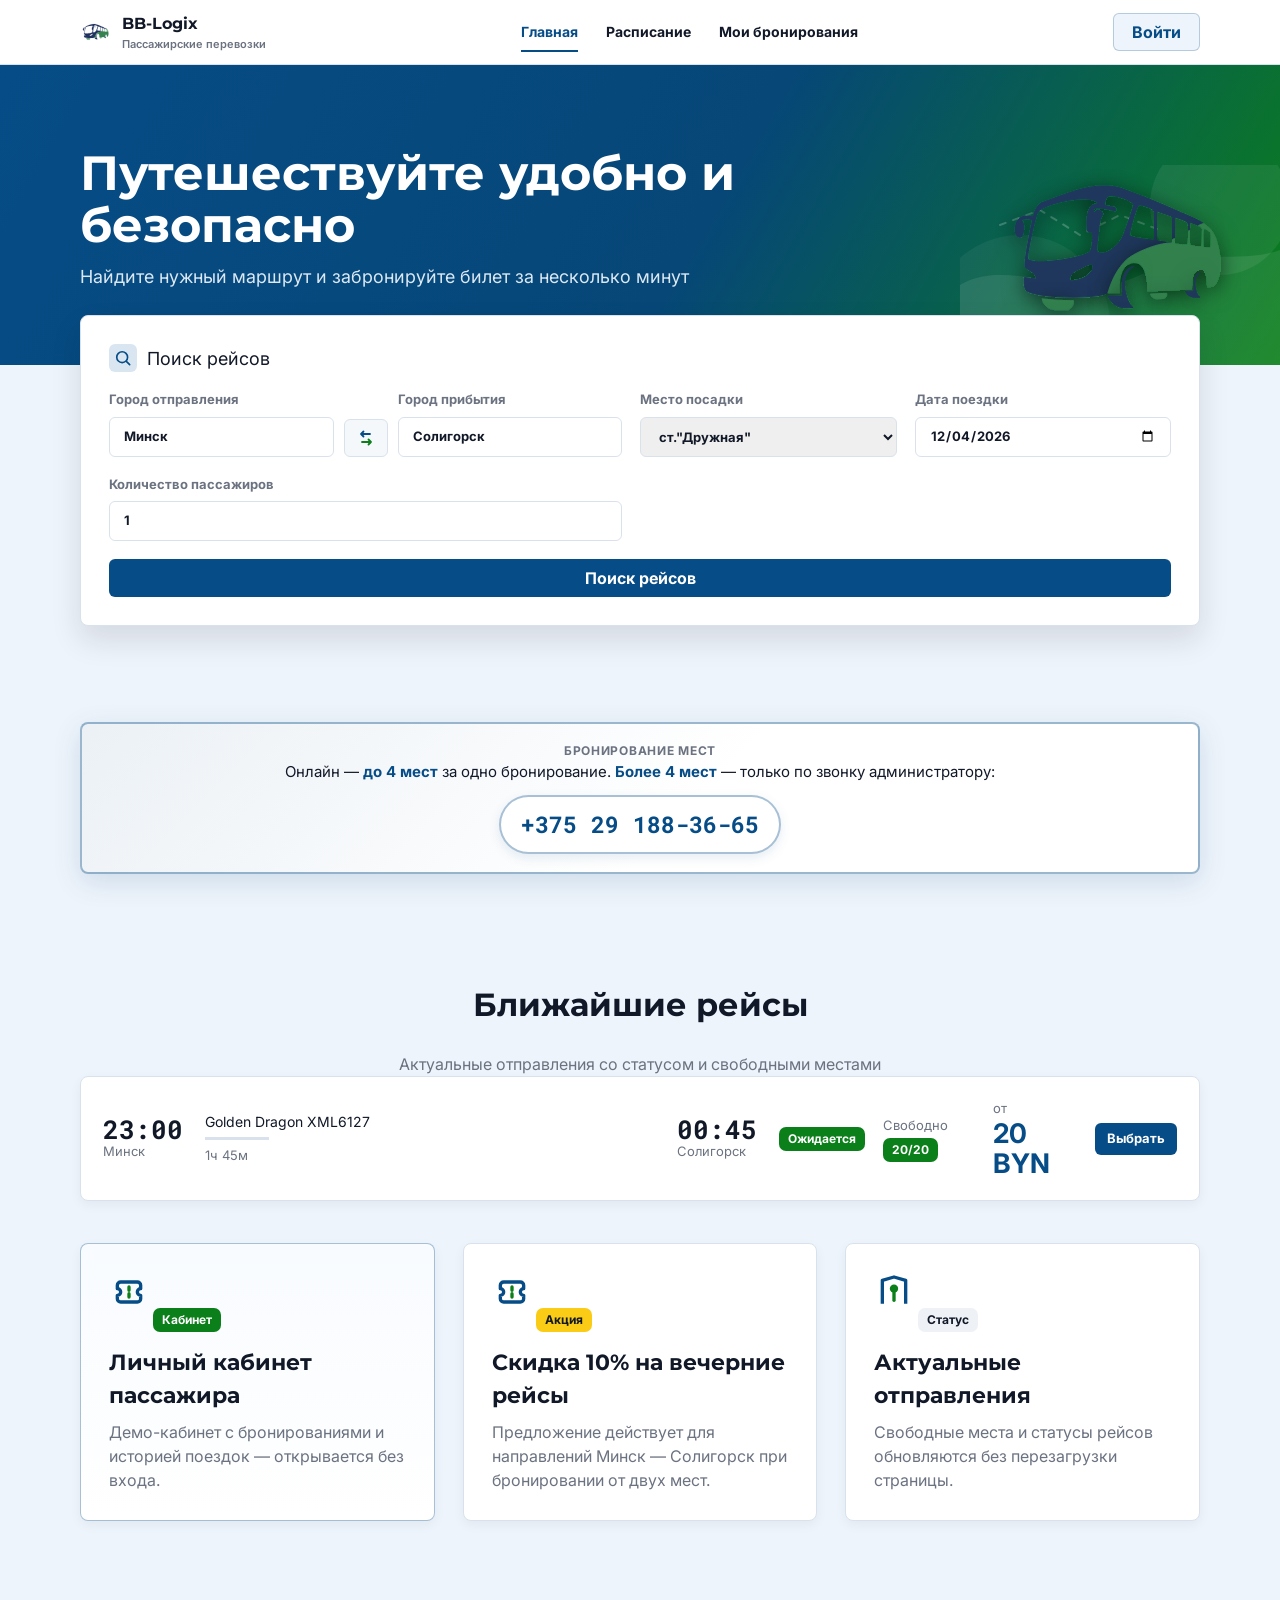
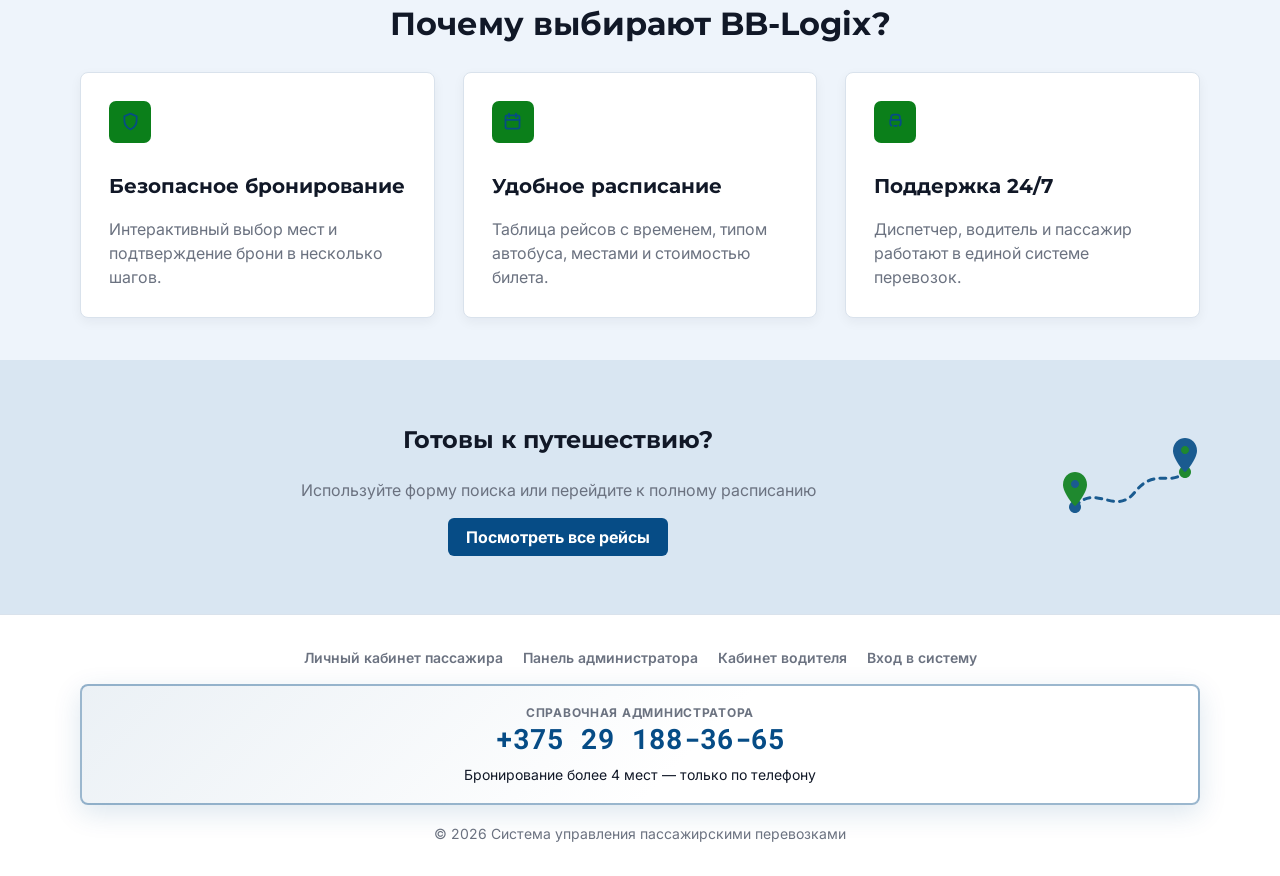
<file: index.html>
<!DOCTYPE html>
<html lang="ru">
<head>
  <meta charset="UTF-8">
  <meta name="viewport" content="width=device-width, initial-scale=1.0">
  <meta name="description" content="СУПП — система управления пассажирскими перевозками. Поиск маршрутов, расписание и бронирование билетов.">
  <title>BB-Logix — главная</title>
  <link rel="preconnect" href="https://fonts.googleapis.com">
  <link rel="preconnect" href="https://fonts.gstatic.com" crossorigin>
  <link href="https://fonts.googleapis.com/css2?family=Inter:wght@400;600;700&family=Montserrat:wght@600;700&family=Roboto+Mono:wght@500;600&display=swap" rel="stylesheet">
  <link rel="stylesheet" href="css/styles.css">
  <link rel="alternate icon" href="assets/logo5.ico">
  <link rel="icon" href="assets/logo5.svg">
</head>
<body data-nav-role="public">
  <header class="site-header">
    <div class="container site-header__inner">
      <input type="checkbox" id="site-nav-toggle" class="site-nav-toggle" aria-hidden="true">
      <a class="brand" href="index.html" aria-label="BB-Logix — на главную">
        <svg width="32" height="32" viewBox="0 0 256 253" fill="none" xmlns="http://www.w3.org/2000/svg">
          <g clip-path="url(#clip0_32_3)">
          <circle cx="128" cy="129" r="124" fill="white"/>
          <path d="M115 63.0001C118.531 63.2015 120.526 63.3411 124 64.0001C130.067 65.1506 133.173 66.9578 139 69.0001C159.327 76.1239 190 90.0001 190 90.0001C190 90.0001 213 99.5 211.5 101C210 102.5 208.5 103.5 207.5 103C206.5 102.5 198.5 99 198 99.5C197.5 100 197.5 107.5 197.5 107.5C197.5 107.5 196.5 111 196.5 107.5C196.5 104 197 101 195 99C193 97 182.5 94 182.5 94V116.5L180.5 117V94.5001L179 93.0001L164.5 88.0001V116.5L166 118L173 119L179.5 120L174.5 120.5L140 132C122.725 140.454 127.293 162.673 115.5 170C104.789 176.655 37.8017 175.104 33.5002 166.5C31.8877 163.275 31.8944 154.38 32.5002 154.5C36.4459 155.28 40.4567 155.615 44.5002 156C43.2165 148.924 38.2854 148.514 33.5002 144.5C30.8833 142.305 40.5002 97.5001 40.5002 97.5001C38.9002 95.7667 36.0669 95.2667 32.0002 96.0001C27.9335 96.7334 30.2918 97.9886 30.5002 98.5001C31.6908 101.423 32.0952 103.856 31.5002 107.5C31.309 108.671 30.6286 113.648 29.0002 114C21.1238 115.703 22.9332 101.147 25.5002 97.5001C29.3148 92.081 35.5795 92.6844 41.5002 94.0001C42.3002 87.8667 44.8002 83.2001 49.0002 80.0001C69.769 72.7761 92.7257 61.7294 115 63.0001ZM116.5 73.0001C114.5 74 112.5 78.0001 112.5 82.0001C115.681 83.5902 121.5 84.0001 123 84.5001C124.277 84.9257 123.5 88.0001 123.5 88.0001C123.5 88.0001 99.5595 81.207 101.5 88.0001C102.5 91.5001 103.895 86.8766 105.5 87.0001C107.771 87.1747 109.641 87.8912 110.5 90.0001C111.432 92.2874 109.152 93.6176 108.5 96.0001C107.145 100.955 106.5 109 106.5 109L105.5 118C105.5 118 104 128 105.5 129C107 130 109.127 130.098 111.5 130C116.921 129.777 123.5 123 123.5 123C126.834 120.333 129.5 116.667 131.5 112C131.5 112 142.5 83.0001 141.5 81.0001C140.5 79.0001 130.519 73.7142 122.5 73.0001C120.166 72.7922 118.5 72.0001 116.5 73.0001ZM45.5002 89.5001C43.2502 94.0001 35.5002 128.5 35.5002 135C35.5002 143.912 94.696 134.974 98.5002 128C101.5 122.5 100.5 109 100.5 109C97.8335 109.667 96.1669 109.333 95.5002 108C94.1669 97.3334 95.1669 89.3334 98.5002 84.0001C99.6251 80.9065 106.335 81.2529 105.5 80.0001C98.6784 69.7661 49.8966 80.7073 45.5002 89.5001ZM147.5 82.0001C144 82.5001 137.5 109.5 137.5 112C137.5 115 161.5 117 161.5 117L162.5 116V89.0001L160.5 86.0001C160.5 86.0001 151 81.5001 147.5 82.0001ZM95.5002 142L83.5002 148C80.1669 150 78.1669 152.667 77.5002 156C76.8335 159.333 87.2159 156.939 91.5002 155C95.7845 153.061 100.5 147 100.5 147C101.834 141.667 100.167 140 95.5002 142Z" fill="#223260" stroke="#223260"/>
          <path d="M221.5 110.5C228.088 124.354 232.171 150.569 222 163L215.5 164C215.56 160.201 215.389 145.592 209 146C199.489 146.607 199.5 158.779 199.5 166L155.5 168C156.636 158.365 153.739 135.81 139 140C127.647 143.228 126.49 160.37 127.5 170H116C120.89 153.013 129 140 139 133.5C149 127 168.482 119.548 180.5 120L180.5 116.6L182.5 115.5C182.5 115.5 182.5 118.743 182.5 120.5C182.5 121.5 193.946 122 195 122C197 122 196.5 107.85 196.5 107.85L197.5 107.5C197.5 107.5 196.855 120.855 198 122C199.145 123.146 208.5 124.5 209.5 123.5C210.5 122.5 210.5 108.5 210.5 106.5C210.5 104.5 206.5 102.5 206.5 102.5L211.5 100.5C211.5 100.5 219.167 105.594 221.5 110.5ZM212 105.5C210.5 106 210.6 123.5 211 124C211.4 124.5 217.5 125.5 218.5 125C219.5 124.5 219.666 111 218.5 109.5C217.334 108 213.5 105 212 105.5Z" fill="#378350" stroke="#378350"/>
          <path d="M141.5 143.501C142.5 143.289 128.5 149 133.5 169.519C134.871 175.144 136.67 181.02 141 184.5C135.5 184.5 134 185 128.5 184.296C123.197 182.968 119.055 179.097 116 173.019H130C132.387 171.836 125 147 141.5 143.501Z" fill="#223260" stroke="#223260"/>
          <path d="M207.5 149.5C208.061 149.29 200.662 154.494 203.597 165.956C204.402 169.098 205.458 172.38 208 174.324C204.771 174.324 203.891 174.603 200.662 174.21C197.549 173.468 195.117 171.815 193.324 168.42L201.542 167.911C202.944 167.25 199.5 152.5 207.5 149.5Z" fill="#223260" stroke="#223260"/>
          <path d="M50.3096 175.778C50.3096 175.778 56.5865 176.87 65.7813 177.278C78.6642 177.848 81.3185 177.582 81.3185 177.582C82.473 182.577 77.4891 186.615 75.9893 186.63L62.4877 186.542C55.779 185.605 51.1045 182.047 50.3096 175.778Z" fill="#378350" stroke="#378350"/>
          <path d="M158.575 171.1L174.64 170.336C175.507 172.845 173.161 175.196 172.39 175.286L165.433 175.978C163.548 175.915 161.924 175.43 160.709 174.5C159.665 173.701 158.923 172.572 158.575 171.1Z" fill="#378350" stroke="#378350"/>
          </g>
          <defs>
          <clipPath id="clip0_32_3">
          <rect width="256" height="253" fill="white"/>
          </clipPath>
          </defs>
        </svg>
        <span>BB-Logix<small>Пассажирские перевозки</small></span>
      </a>
      <label for="site-nav-toggle" class="menu-button" aria-label="Меню">
        <span></span><span></span><span></span>
      </label>
      <nav class="site-nav" aria-label="Основная навигация">
        <a href="index.html" aria-current="page">Главная</a>
        <a href="schedule.html">Расписание</a>
        <a href="bookings.html">Мои бронирования</a>
      </nav>
      <a class="user-link user-link--guest" href="bookings.html" aria-label="Личный кабинет пассажира">Войти</a>
    </div>
  </header>

  <main>
    <section class="hero">
      <img class="hero__decor" src="assets/hero-shape2.svg" alt="" width="320" height="200">
      <div class="container hero__inner">
        <div>
          <h1>Путешествуйте удобно и безопасно</h1>
          <p>Найдите нужный маршрут и забронируйте билет за несколько минут</p>
        </div>
      </div>
    </section>

    <section class="container search-panel" aria-label="Поиск рейсов">
      <form data-search-form>
        <p class="search-panel__title">
          <img class="search-panel__title-icon" src="assets/icon-search.svg" alt="" width="28" height="28">
          Поиск рейсов
        </p>
        <div class="search-panel__grid search-panel__grid--route">
          <div class="route-switcher">
            <label class="field">
              Город отправления
              <input type="text" name="from" value="Минск" list="city-list" required>
            </label>
            <button class="button button--ghost swap-button" type="button" data-swap-route aria-label="Поменять направление">
              <img src="assets/icon-swap.svg" alt="" width="20" height="20">
            </button>
            <label class="field">
              Город прибытия
              <input type="text" name="to" value="Солигорск" list="city-list" required>
            </label>
          </div>
          <label class="field">
            Место посадки
            <select name="boardingStop" data-boarding-stop required></select>
          </label>
          <label class="field">
            Дата поездки
            <input type="date" name="date" required>
          </label>
          <label class="field">
            Количество пассажиров
            <input type="number" name="passengers" value="1" min="1" max="4" required>
          </label>
        </div>
        <datalist id="city-list">
          <option value="Минск"></option>
          <option value="Солигорск"></option>
        </datalist>
        <button class="button" type="submit">Поиск рейсов</button>
      </form>
    </section>

    <section class="section">
      <div class="container">
        <aside class="booking-limit-notice booking-limit-notice--banner" role="note">
          <p class="booking-limit-notice__lead">Бронирование мест</p>
          <p class="booking-limit-notice__text">
            Онлайн — <strong>до 4 мест</strong> за одно бронирование.
            <strong>Более 4 мест</strong> — только по звонку администратору:
          </p>
          <a class="booking-limit-notice__phone" href="tel:+375291883665" aria-label="Позвонить администратору: +375 29 188-36-65">+375 29 188-36-65</a>
        </aside>
      </div>
    </section>

    <section class="section">
      <div class="container">
        <h2 class="section__title">Ближайшие рейсы</h2>
        <p class="muted section__lead">Актуальные отправления со статусом и свободными местами</p>
        <div class="route-list" data-home-routes></div>
      </div>
    </section>

    <section class="section section--news">
      <div class="container info-grid">
        <article class="info-card info-card--auth">
          <img class="info-card__icon" src="assets/icon-ticket.svg" alt="" width="40" height="40">
          <span class="status">Кабинет</span>
          <h2>Личный кабинет пассажира</h2>
          <p>Демо-кабинет с бронированиями и историей поездок — открывается без входа.</p>
        </article>
        <article class="info-card">
          <img class="info-card__icon" src="assets/icon-ticket.svg" alt="" width="40" height="40">
          <span class="status status--warning">Акция</span>
          <h2>Скидка 10% на вечерние рейсы</h2>
          <p>Предложение действует для направлений Минск — Солигорск при бронировании от двух мест.</p>
        </article>
        <article class="info-card">
          <img class="info-card__icon" src="assets/icon-route.svg" alt="" width="40" height="40">
          <span class="status status--muted">Статус</span>
          <h2>Актуальные отправления</h2>
          <p>Свободные места и статусы рейсов обновляются без перезагрузки страницы.</p>
        </article>
      </div>
    </section>

    <section class="section">
      <div class="container">
        <h2 class="section__title">Почему выбирают BB-Logix?</h2>
        <div class="features">
          <article class="feature-card">
            <span class="icon-box">
              <img src="assets/icon-shield.svg" alt="" width="21" height="21">
            </span>
            <h3>Безопасное бронирование</h3>
            <p>Интерактивный выбор мест и подтверждение брони в несколько шагов.</p>
          </article>
          <article class="feature-card">
            <span class="icon-box">
              <img src="assets/icon-calendar.svg" alt="" width="21" height="21">
            </span>
            <h3>Удобное расписание</h3>
            <p>Таблица рейсов с временем, типом автобуса, местами и стоимостью билета.</p>
          </article>
          <article class="feature-card">
            <span class="icon-box">
              <img src="assets/icon-seat.svg" alt="" width="21" height="21">
            </span>
            <h3>Поддержка 24/7</h3>
            <p>Диспетчер, водитель и пассажир работают в единой системе перевозок.</p>
          </article>
        </div>
      </div>
    </section>

    <section class="section section--soft cta">
      <div class="container cta__inner">
        <div>
          <h2>Готовы к путешествию?</h2>
          <p class="muted">Используйте форму поиска или перейдите к полному расписанию</p>
          <p><a class="button" href="schedule.html">Посмотреть все рейсы</a></p>
        </div>
        <img class="cta__art" src="assets/cta-route.svg" alt="" width="140" height="100">
      </div>
    </section>

    <section class="section" id="routes" data-routes-section hidden>
      <div class="container">
        <h2 class="section__title">Результаты поиска</h2>
        <p class="muted section__lead" data-routes-count hidden></p>
        <div class="route-list" data-routes-list></div>
        <button class="button button--ghost show-more-button" type="button" data-show-all-routes hidden>
          Показать все результаты
          <svg class="show-more-button__icon" width="18" height="18" viewBox="0 0 24 24" fill="none" aria-hidden="true">
            <path d="M6 9L12 15L18 9" stroke="currentColor" stroke-width="2" stroke-linecap="round" stroke-linejoin="round"/>
          </svg>
        </button>
      </div>
    </section>
  </main>

  <footer class="site-footer">
    <div class="container">
      <nav class="site-footer__links" aria-label="Служебные разделы">
        <a href="bookings.html">Личный кабинет пассажира</a>
        <a href="admin.html">Панель администратора</a>
        <a href="driver.html">Кабинет водителя</a>
        <a href="login.html">Вход в систему</a>
      </nav>
      <div class="admin-phone-promo">
        <p class="admin-phone-promo__label">Справочная администратора</p>
        <a class="admin-phone-promo__number" href="tel:+375291883665" aria-label="Позвонить администратору: +375 29 188-36-65">+375 29 188-36-65</a>
        <p class="admin-phone-promo__hint">Бронирование более 4 мест — только по телефону</p>
      </div>
      <div>© 2026 Система управления пассажирскими перевозками</div>
    </div>
  </footer>
  <div class="toast" data-message role="status" aria-live="polite"></div>
  <script type="module" src="js/main.js?v=20"></script>
</body>
</html>
</file>
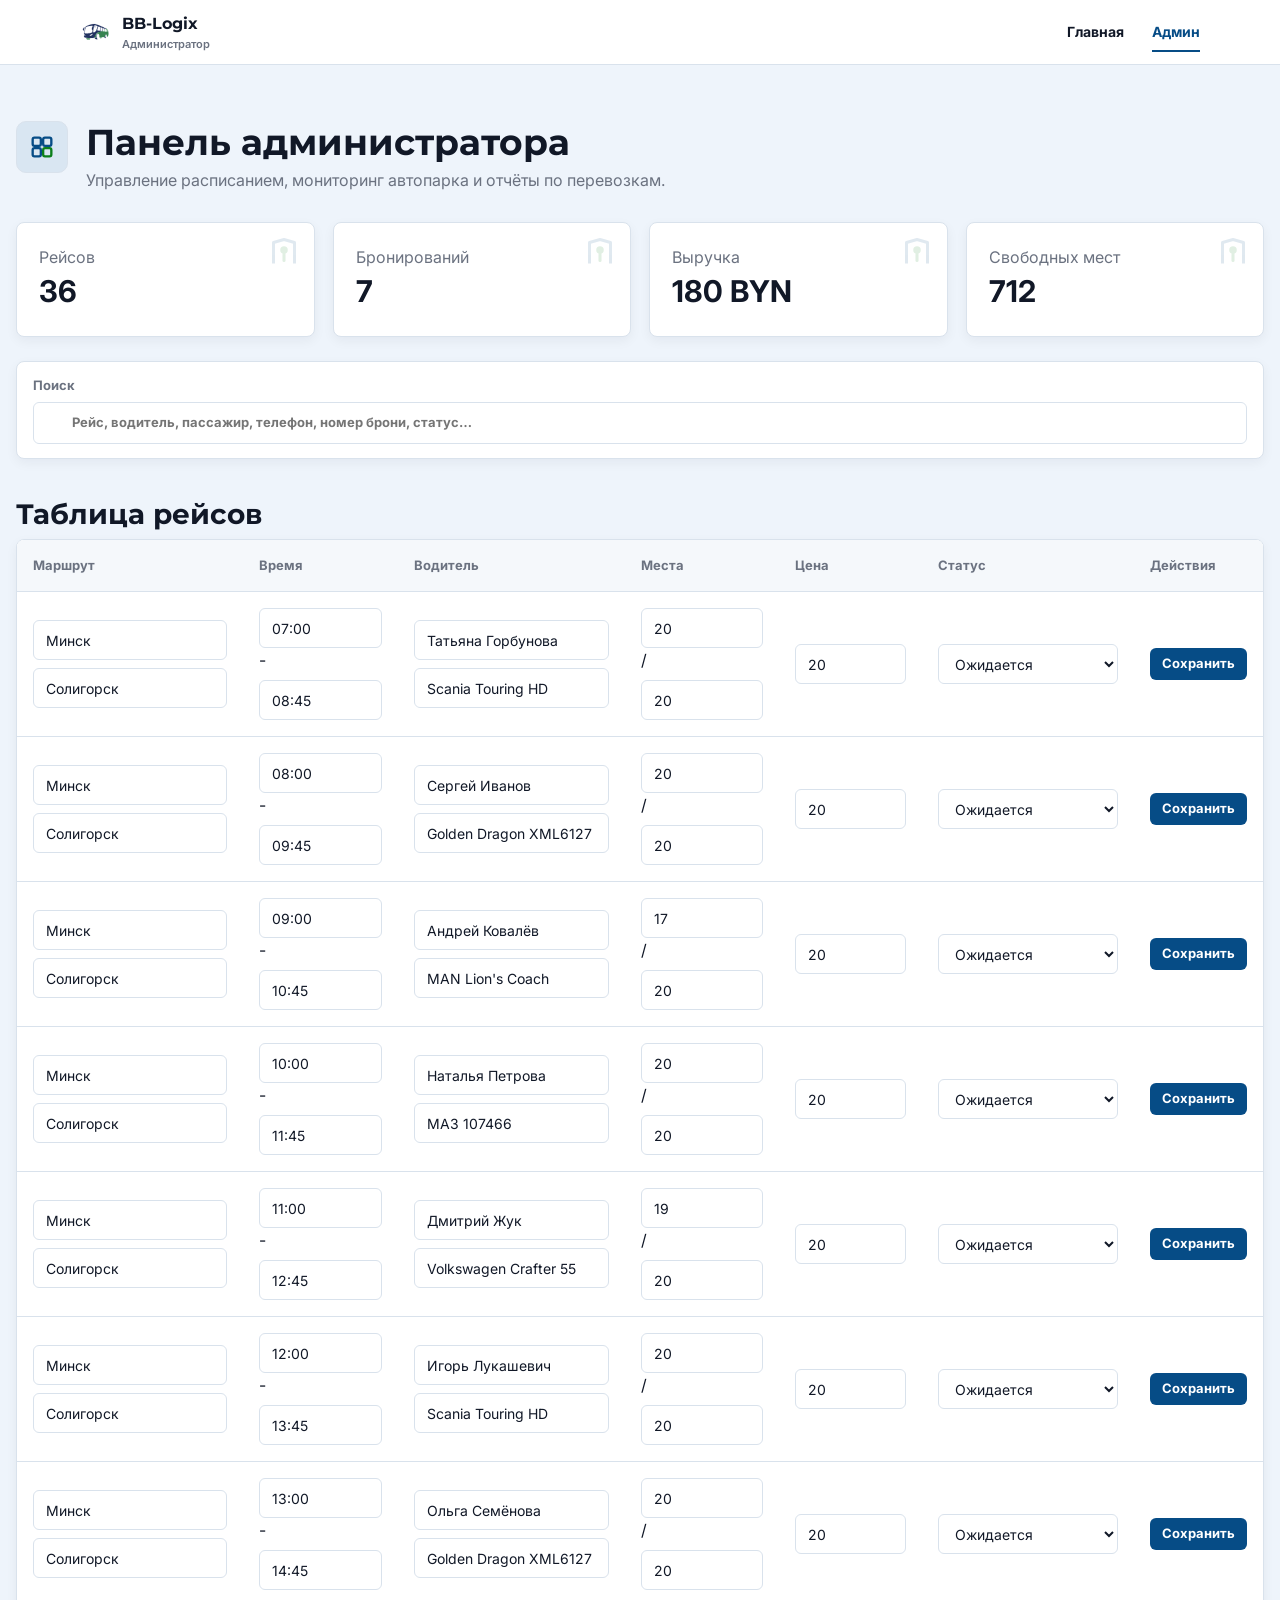
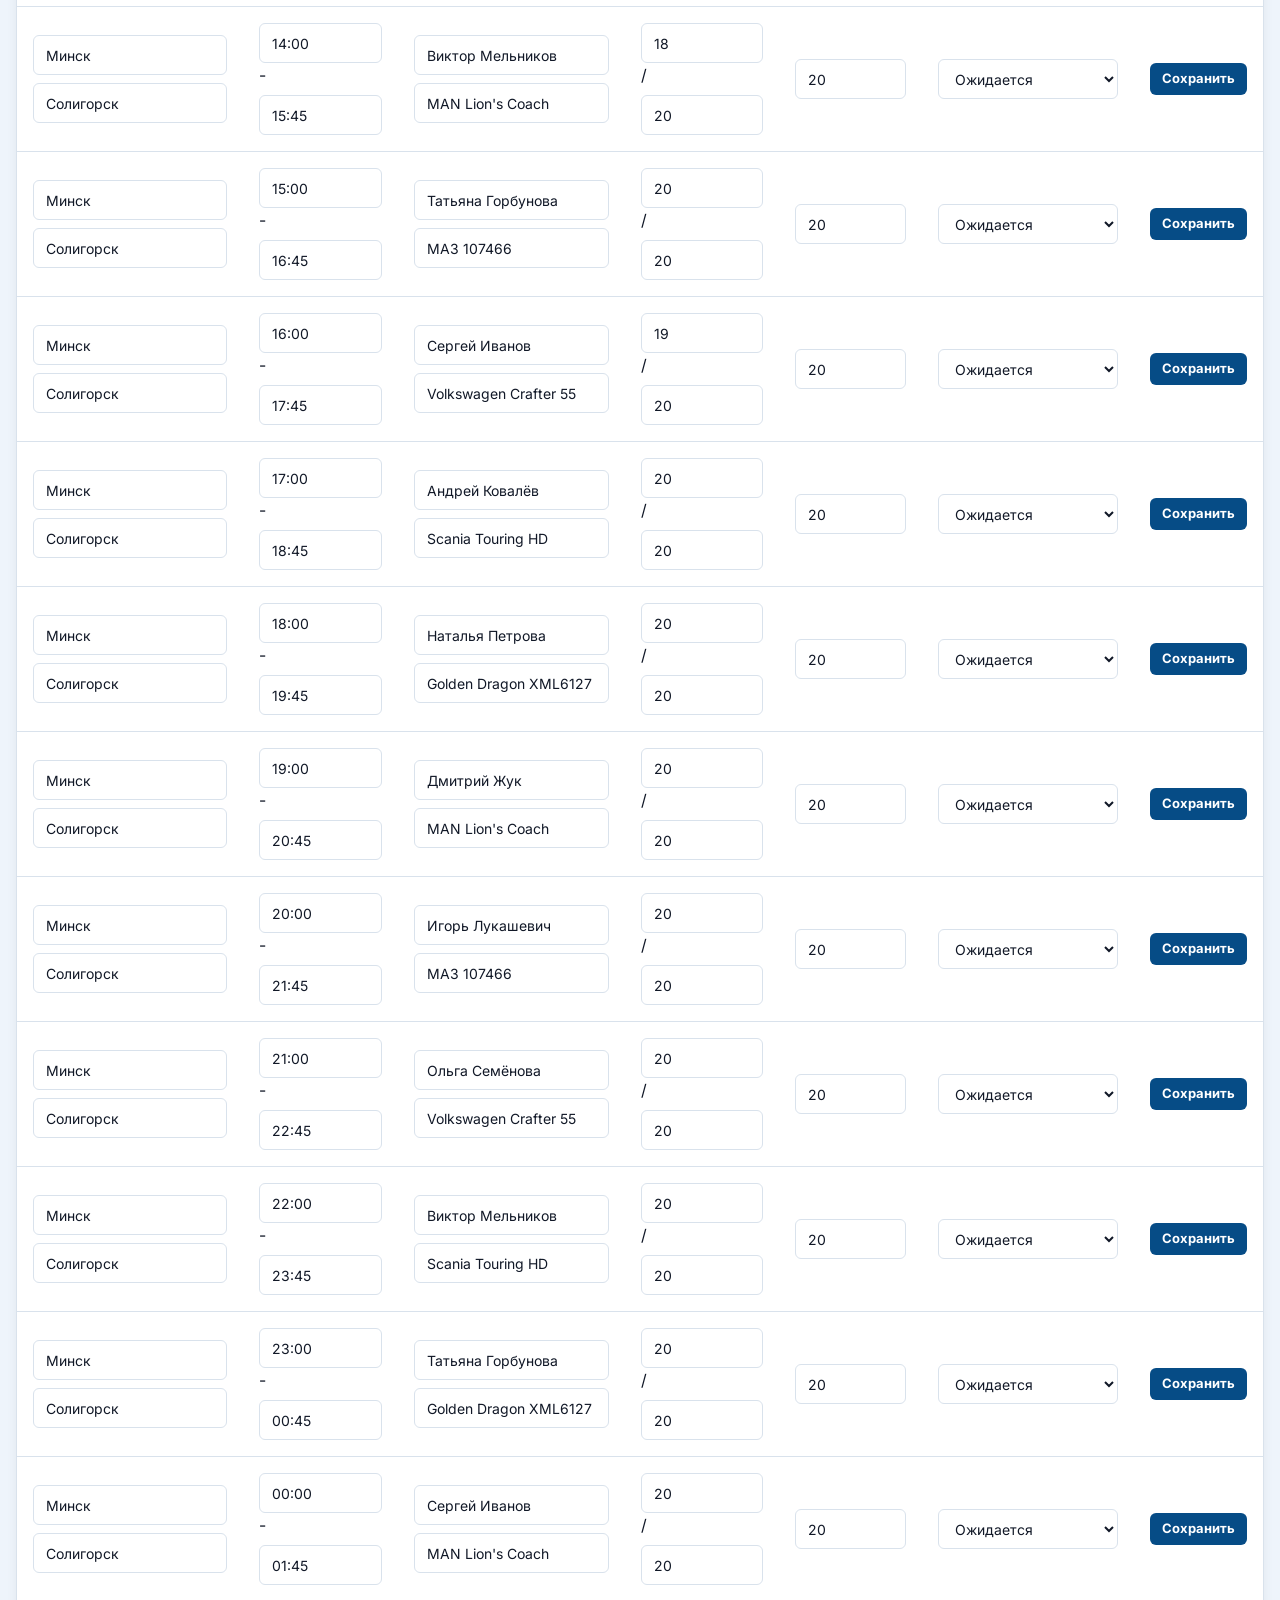
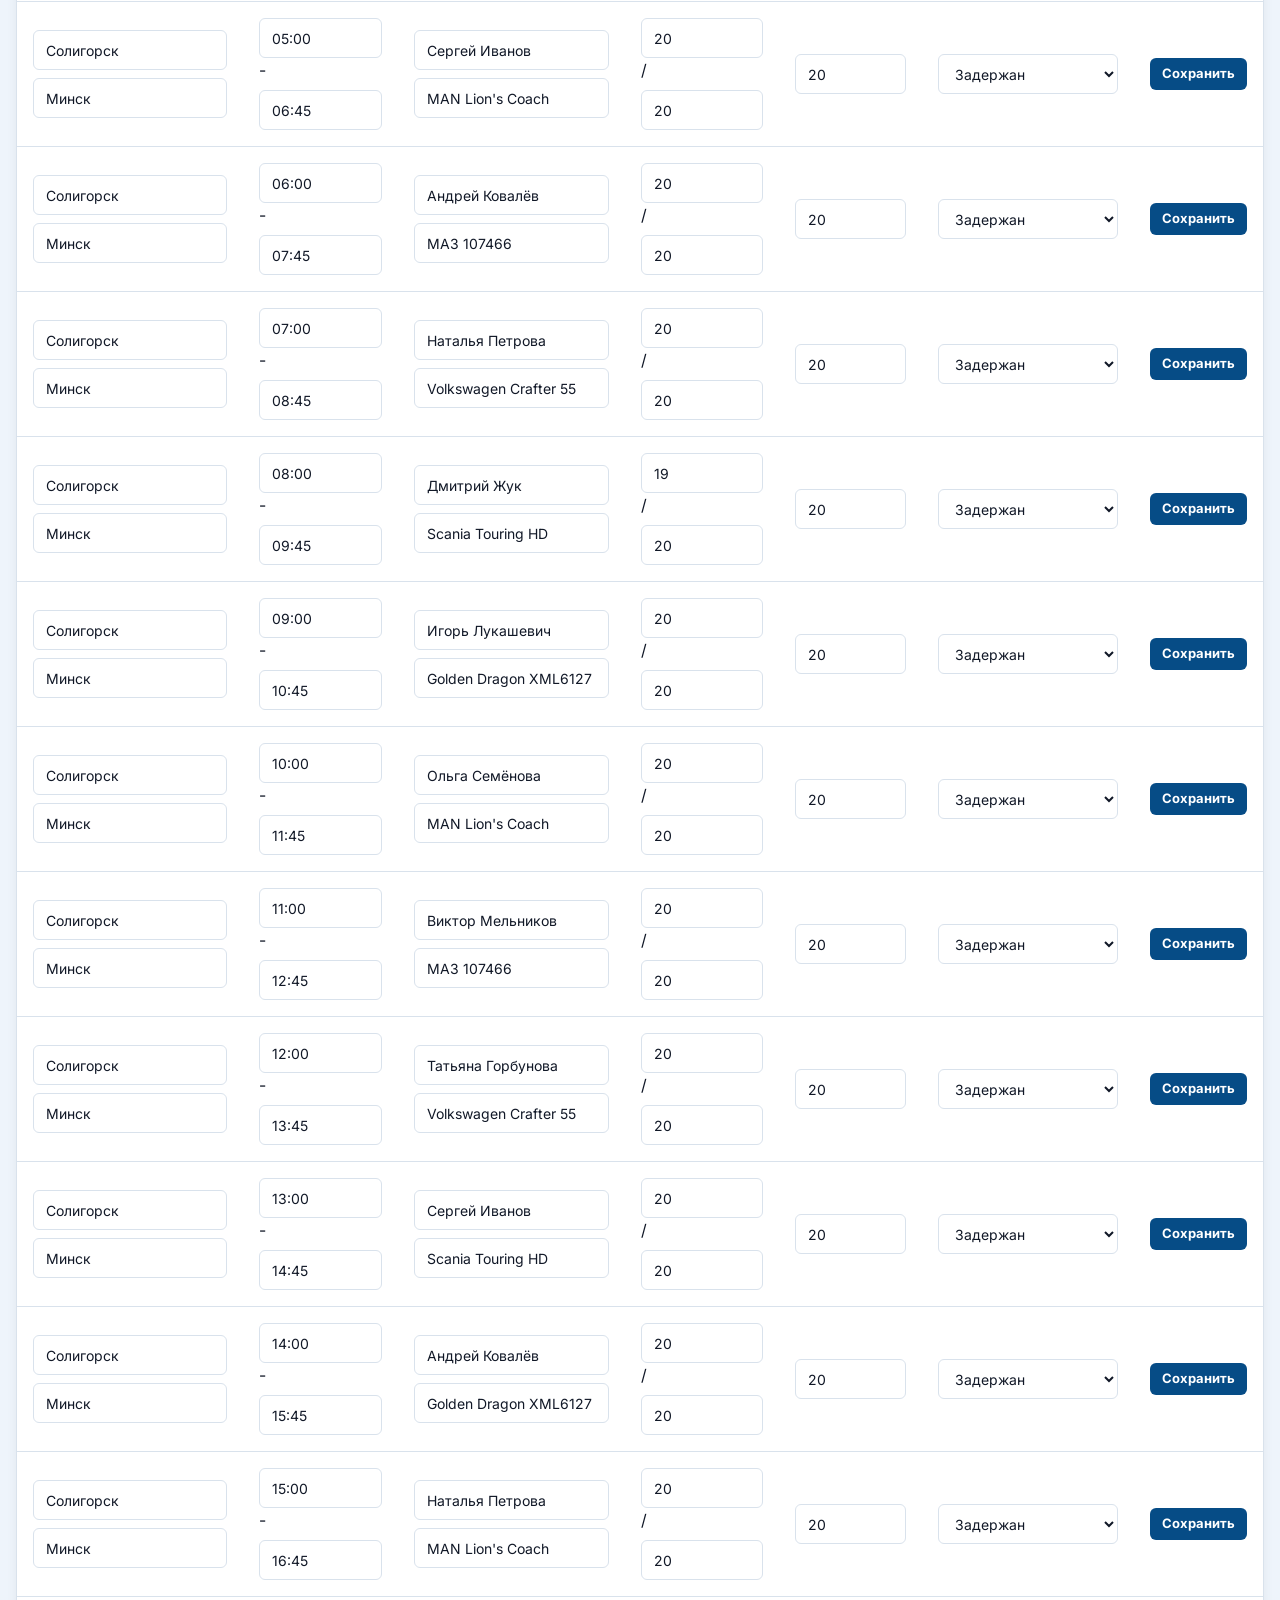
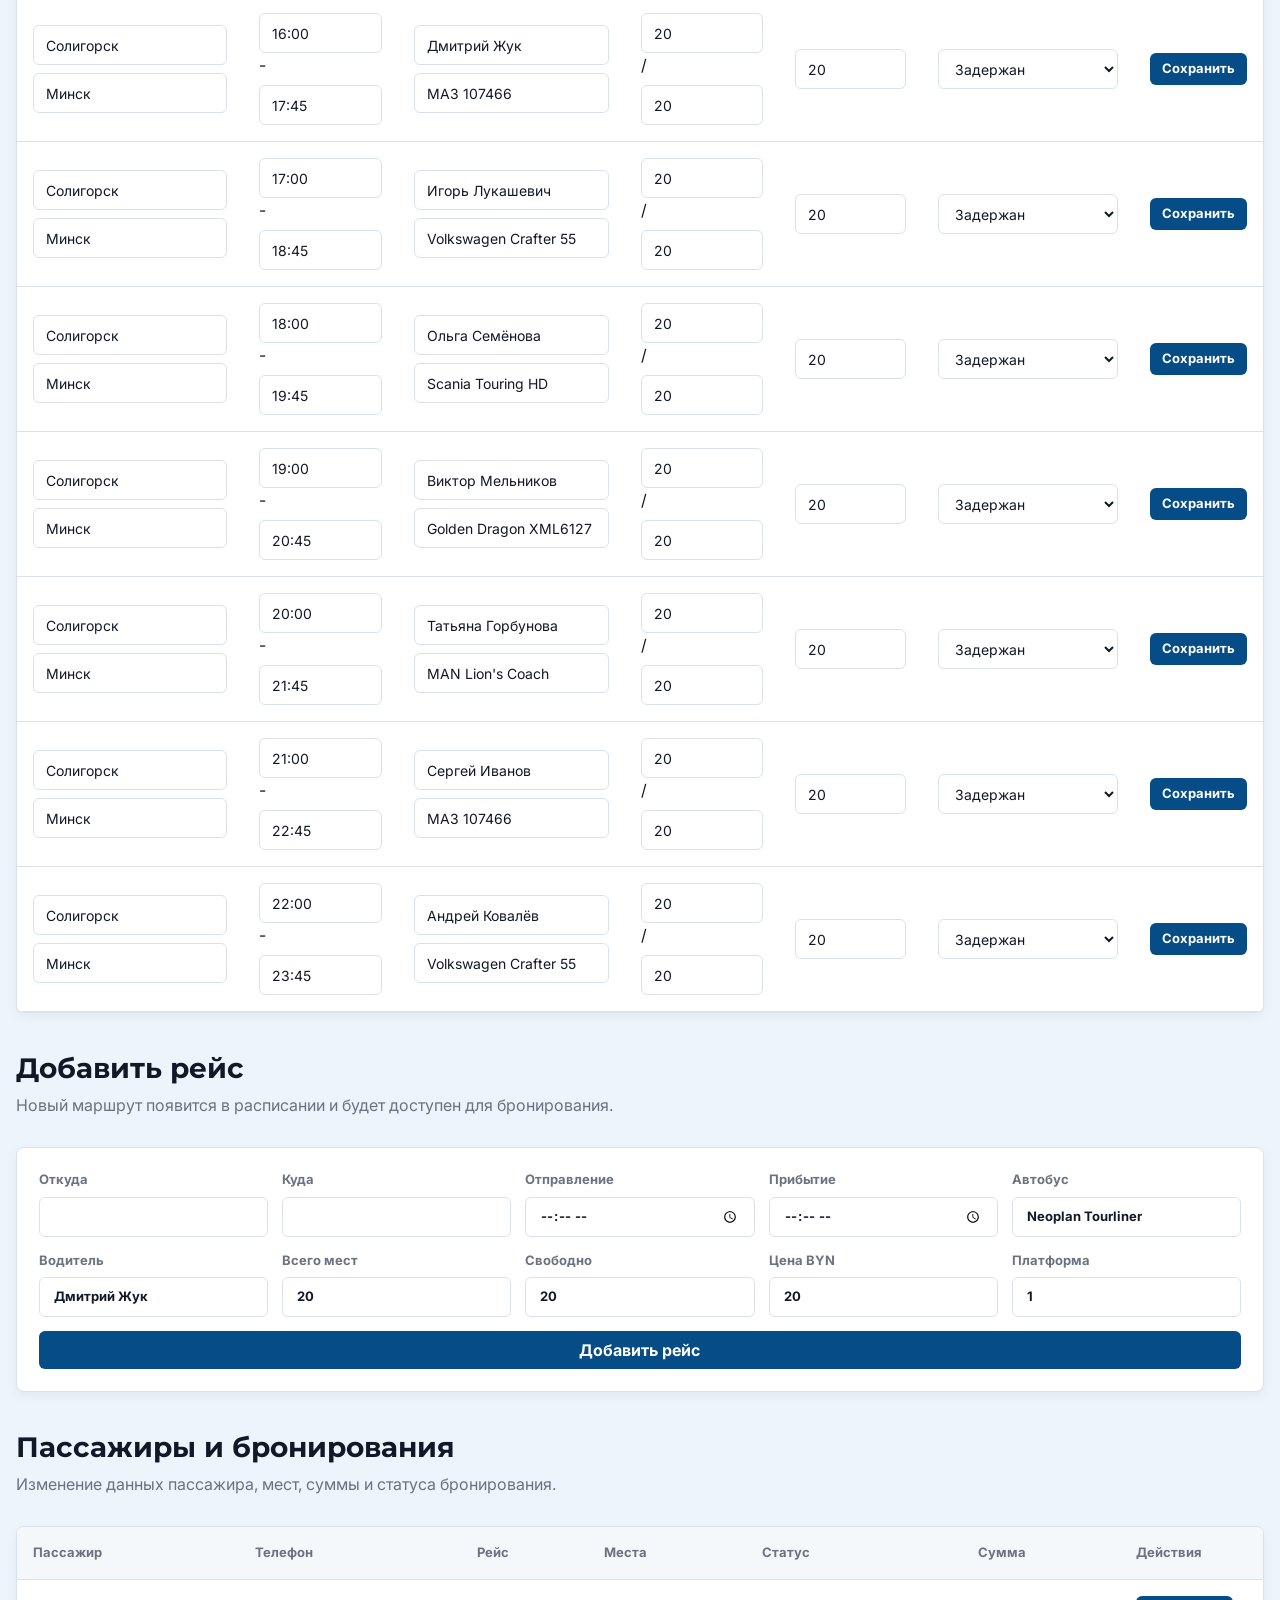
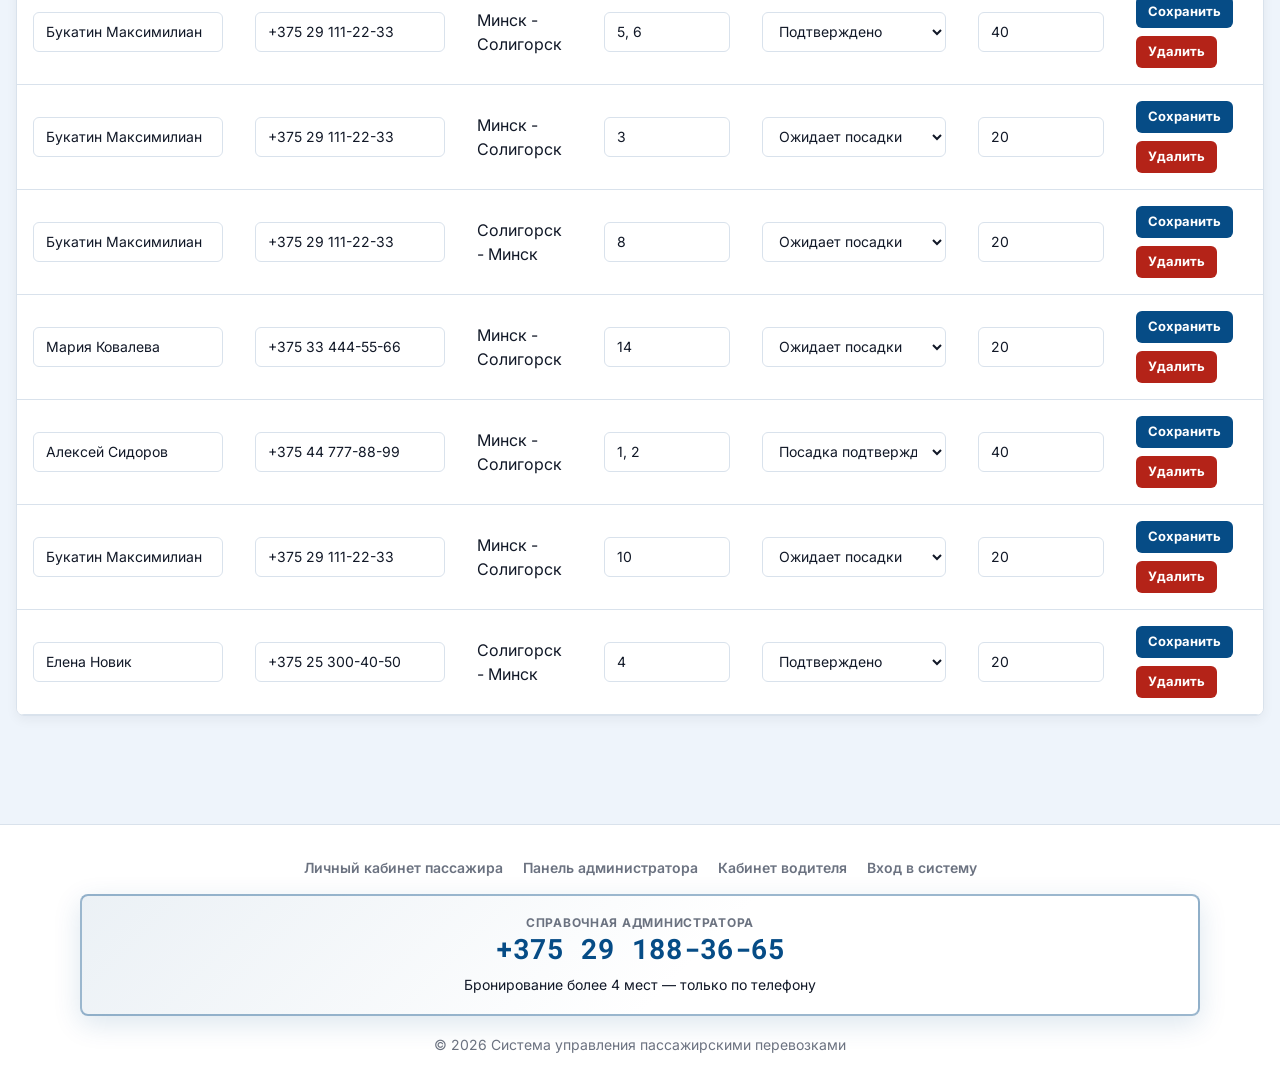
<file: admin/index.html>
<!DOCTYPE html>
<html lang="ru">
    <head>
        <meta charset="utf-8">
        <script>location.replace("../admin.html")
        </script>
    </head>
    <body>
        <a href="../admin.html">Админ</a>
    </body>
</html>
</file>
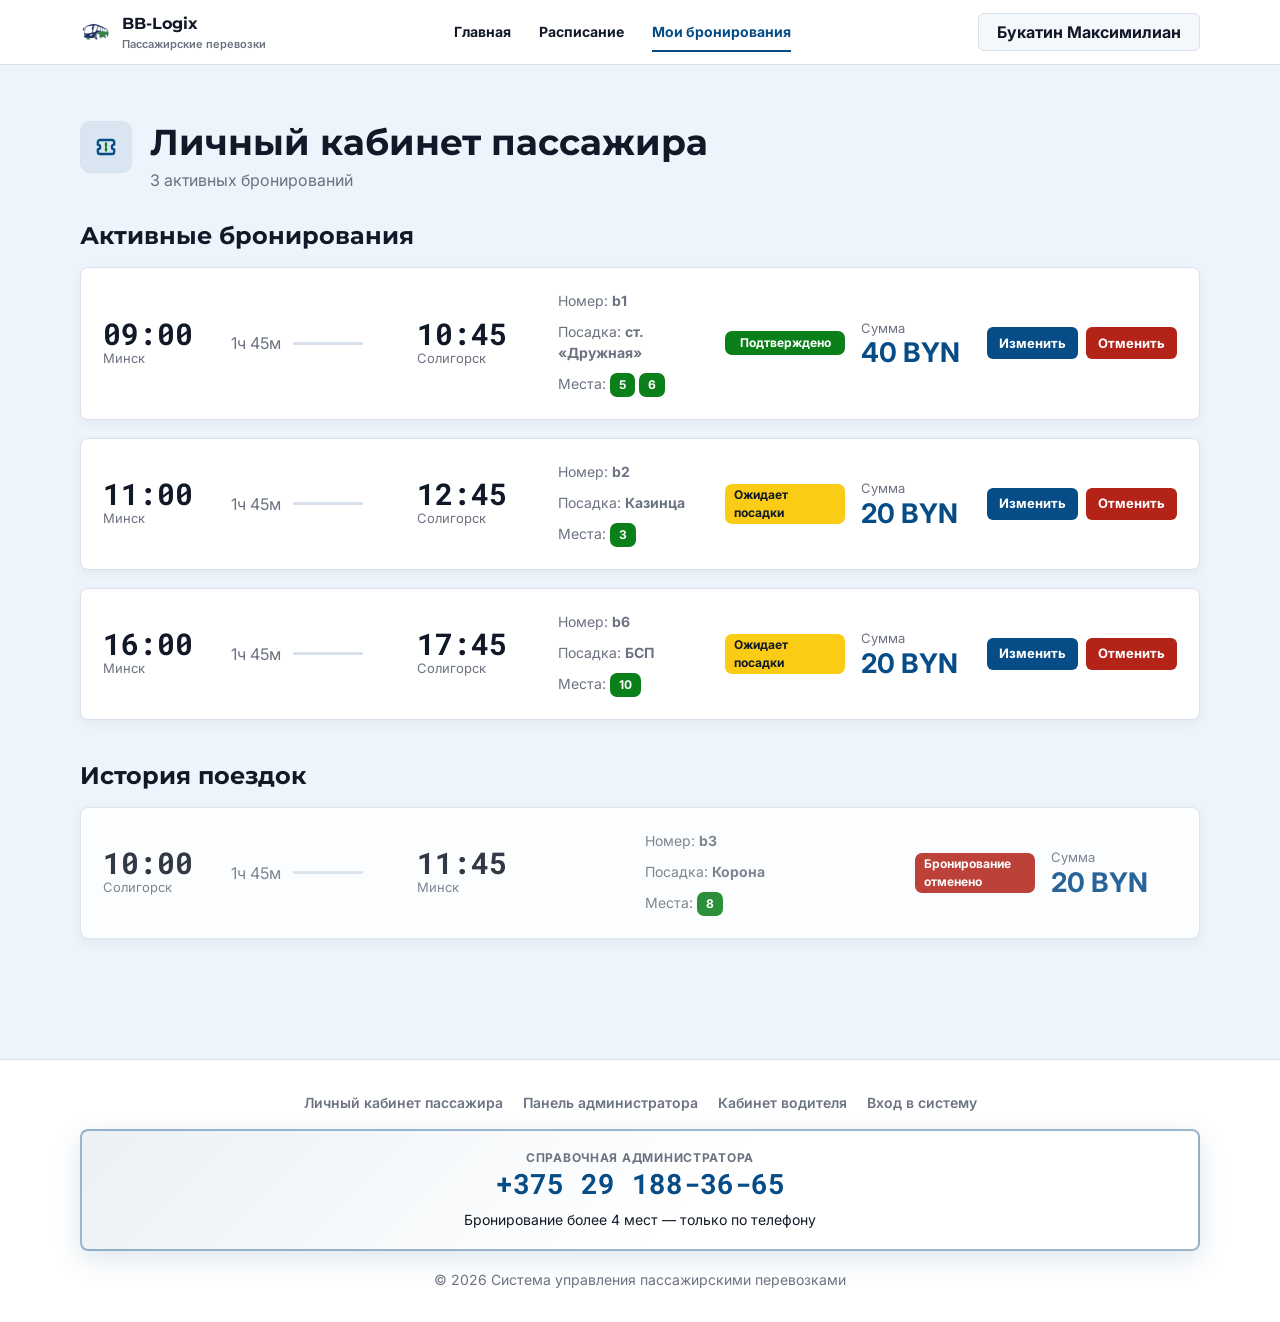
<file: bookings/index.html>
<!DOCTYPE html>
<html lang="ru">
    <head>
        <meta charset="utf-8">
        <script>location.replace("../bookings.html")
        </script>
    </head>
    <body>
        <a href="../bookings.html">Личный кабинет</a>
    </body>
</html>
</file>
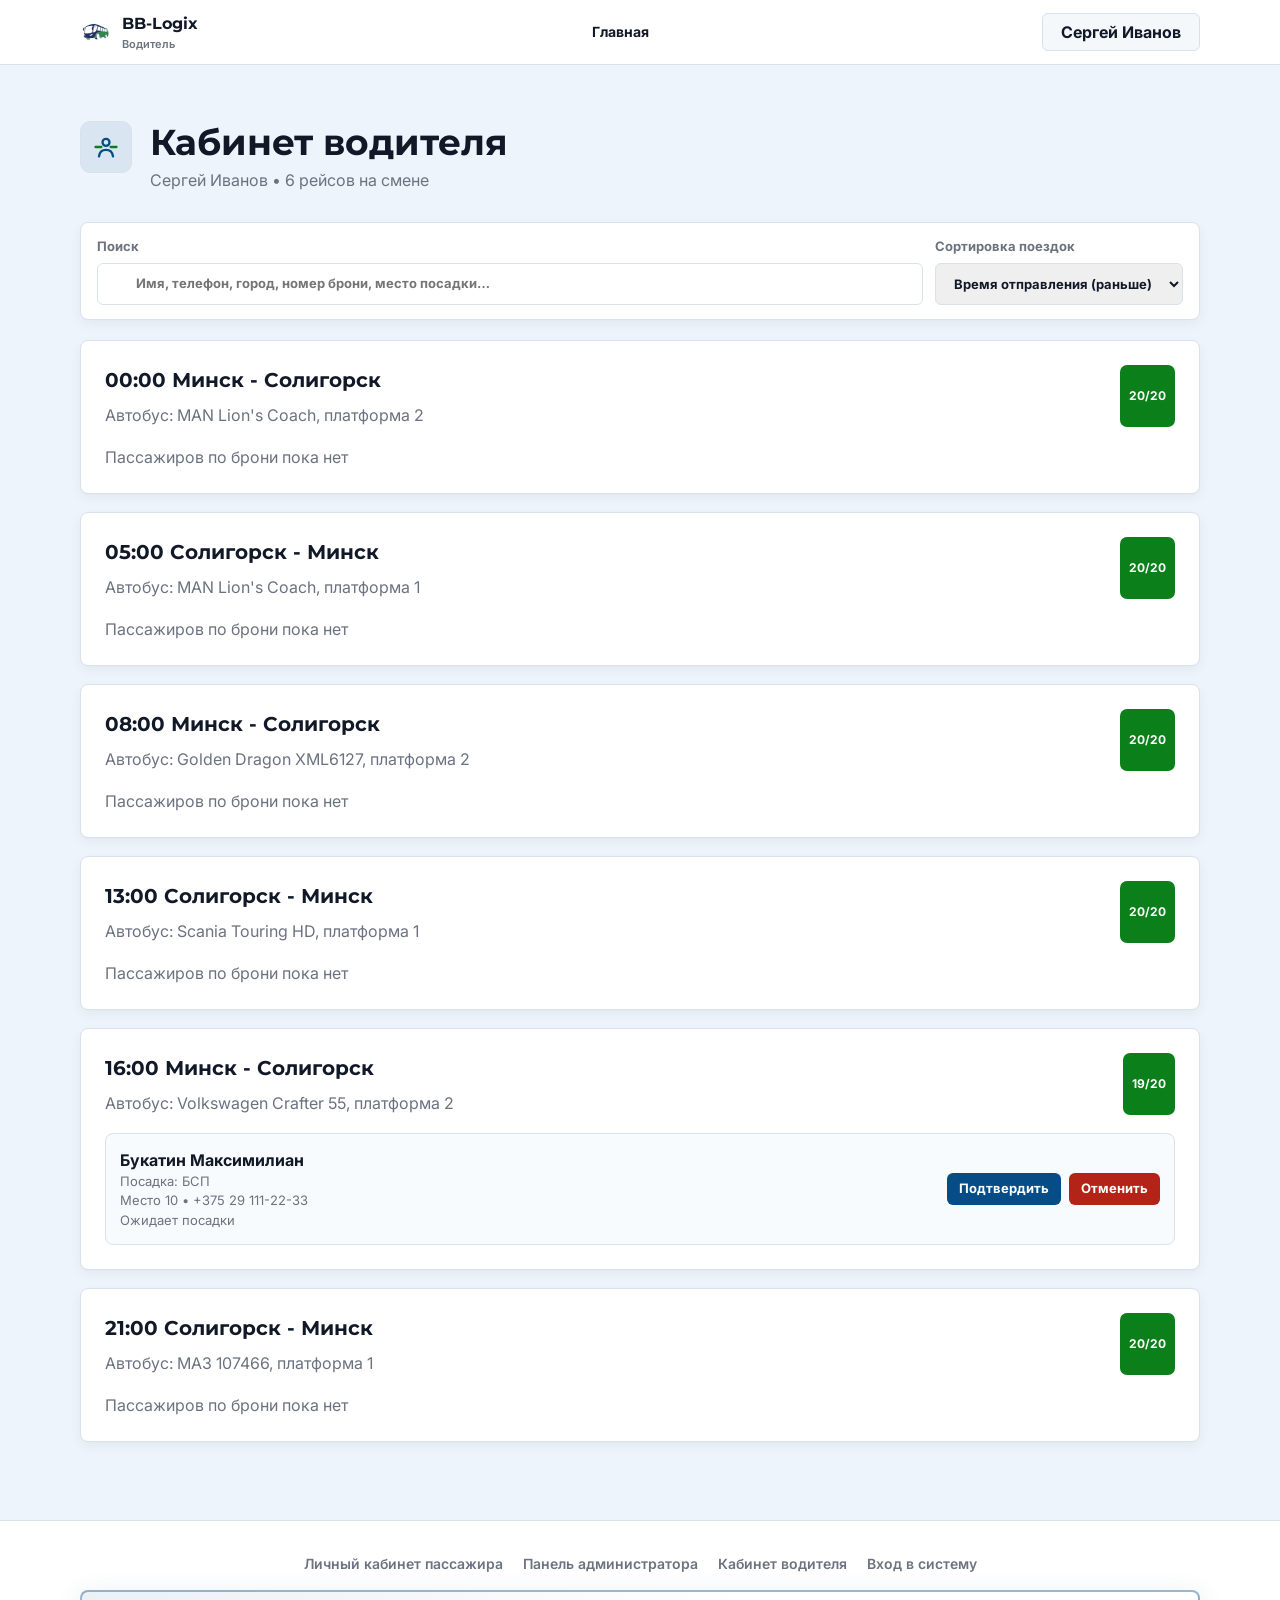
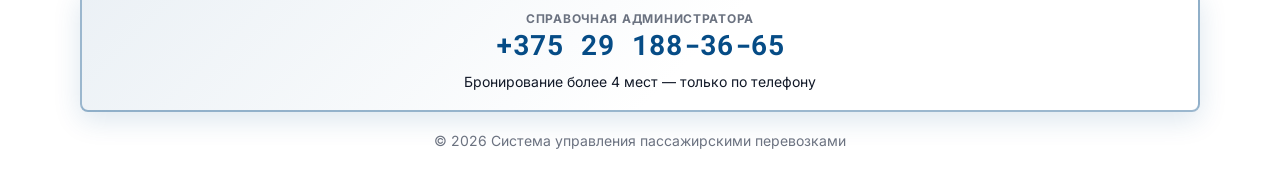
<file: driver/index.html>
<!DOCTYPE html>
<html lang="ru">
    <head>
        <meta charset="utf-8">
        <script>location.replace("../driver.html")
        </script>
    </head>
    <body>
        <a href="../driver.html">Водитель</a>
    </body>
</html>
</file>
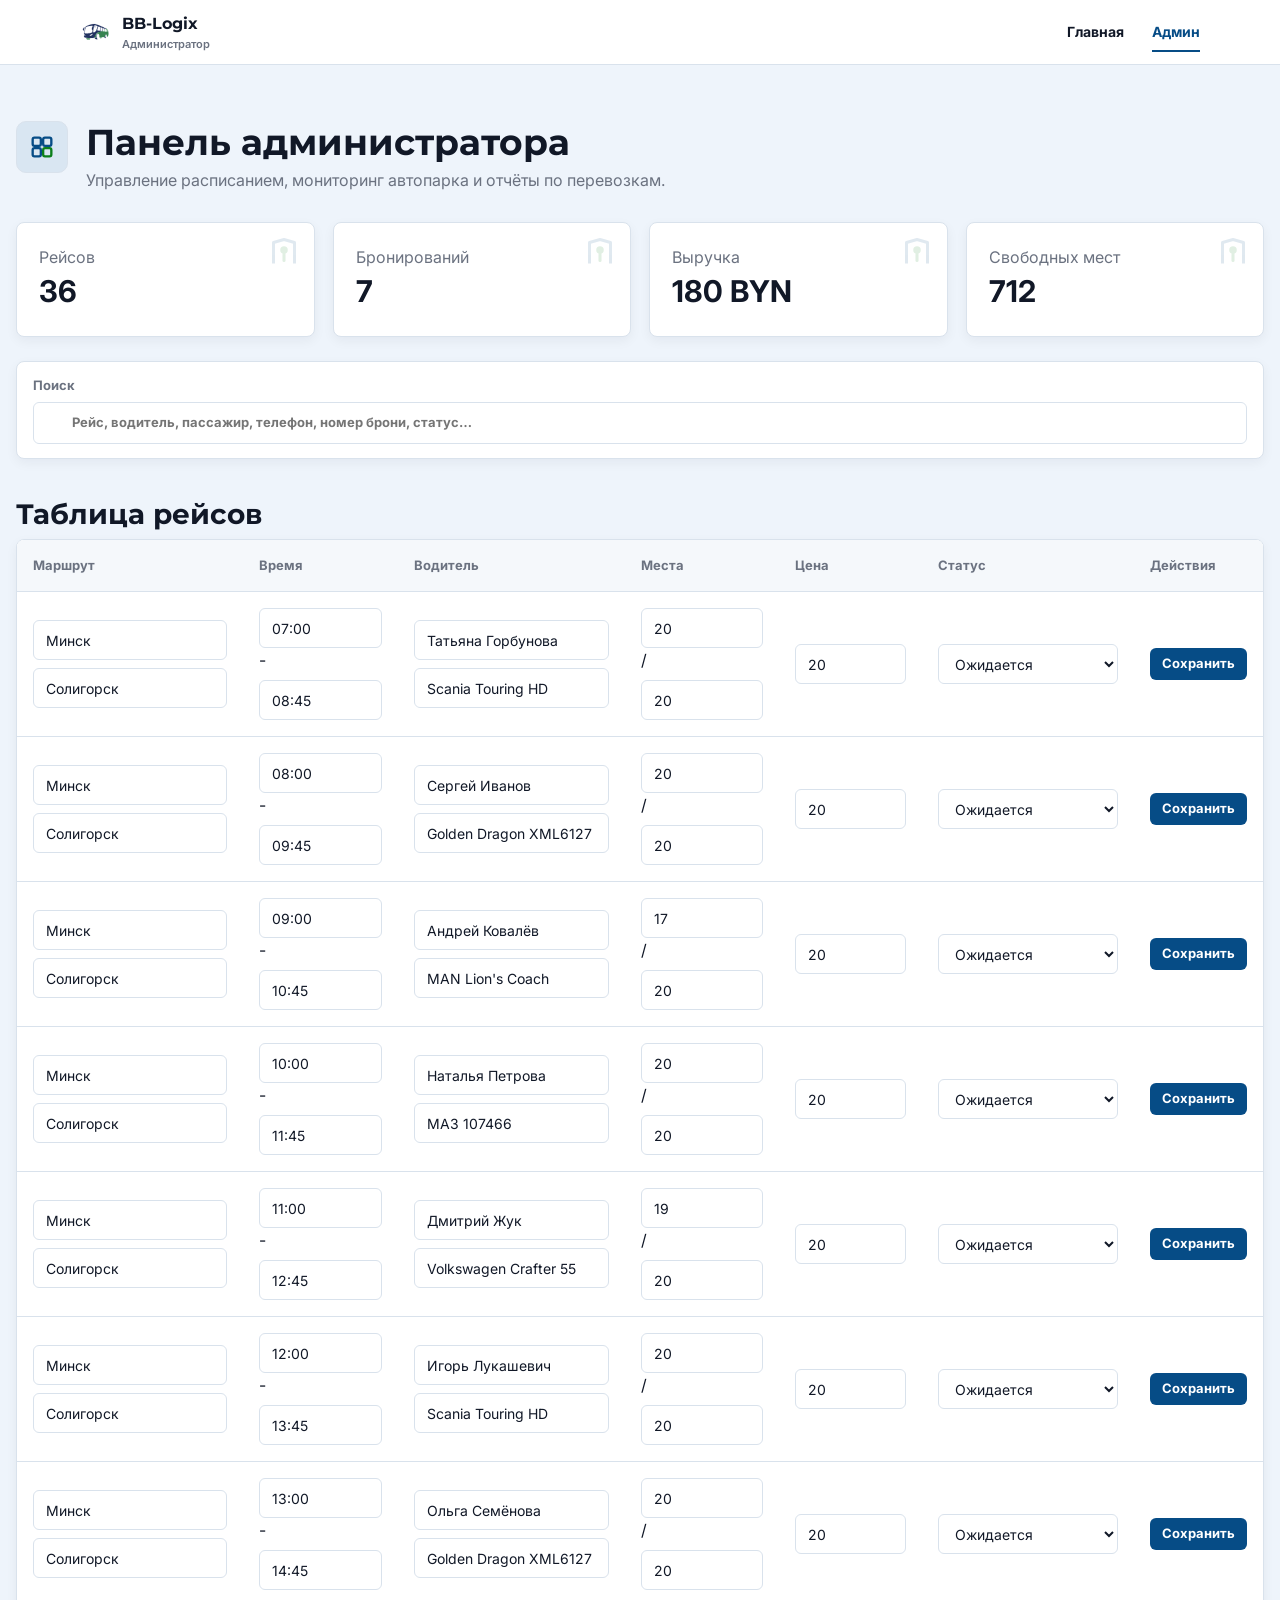
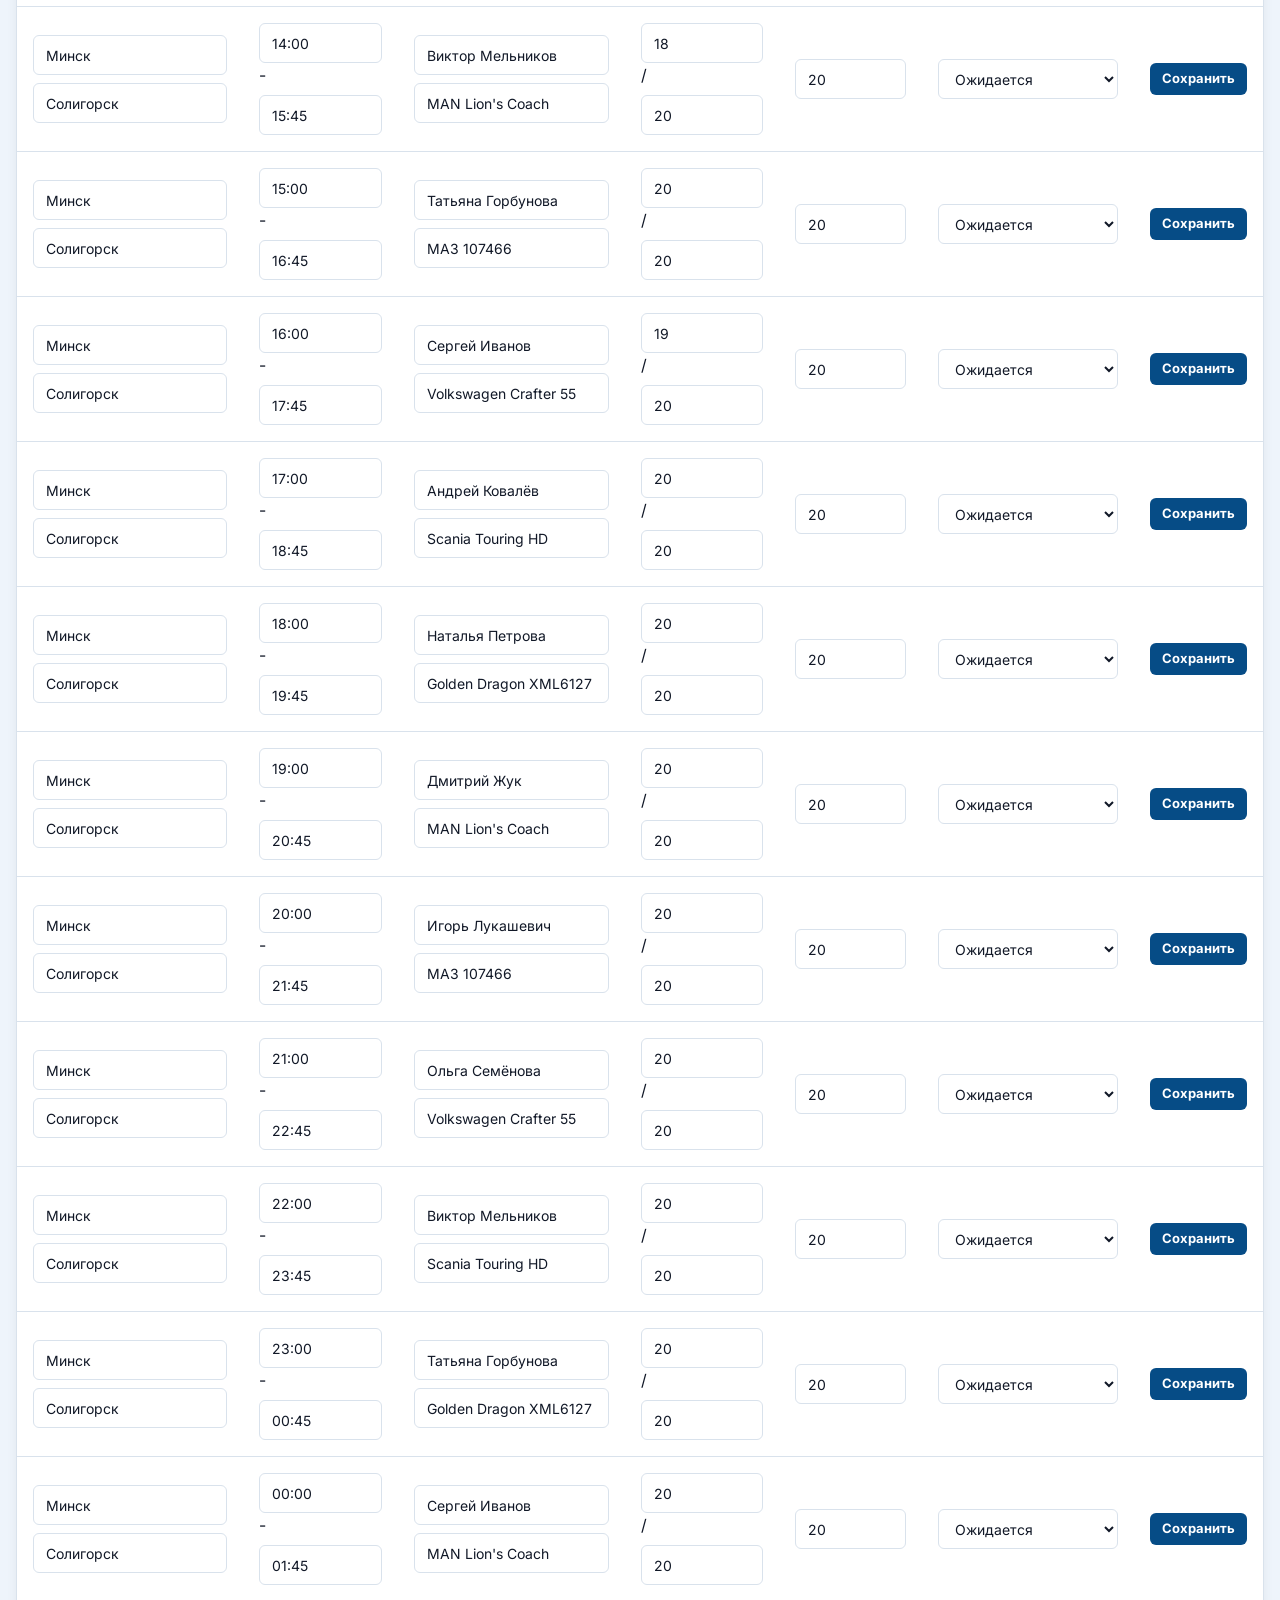
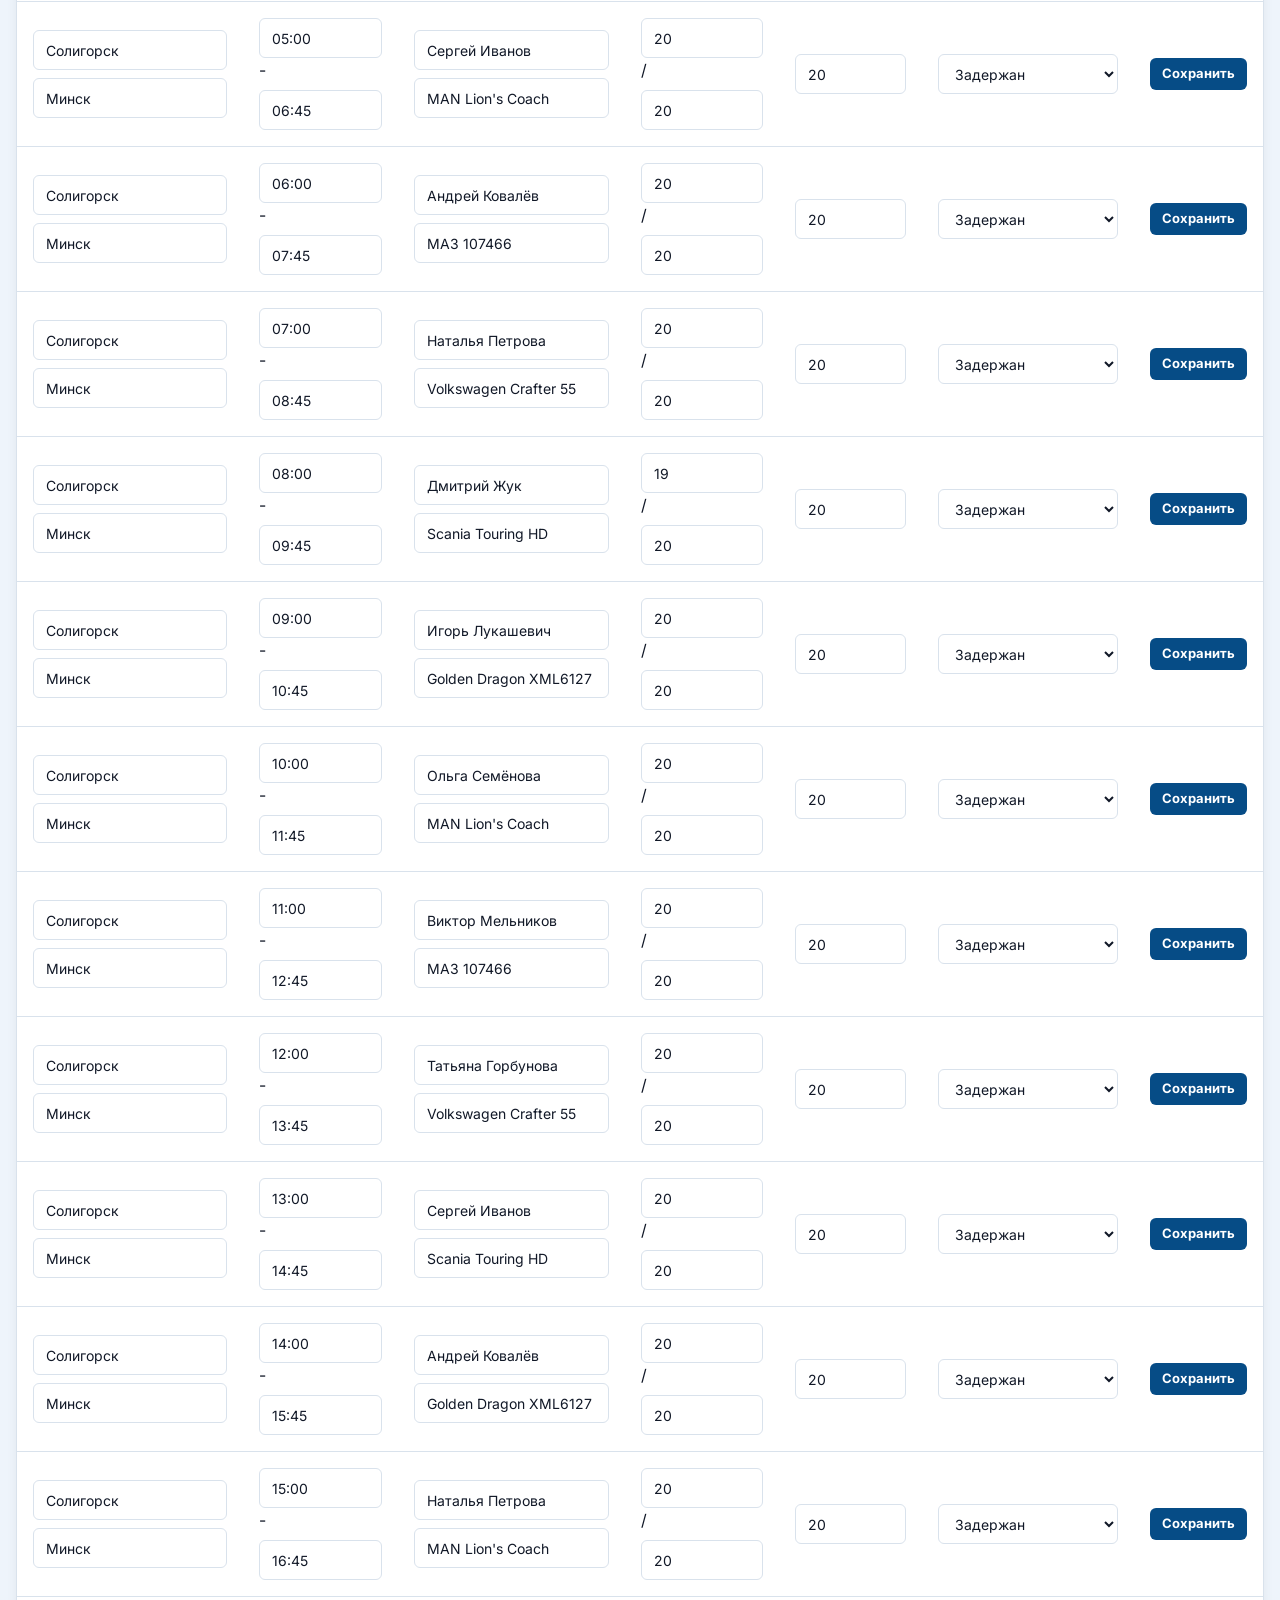
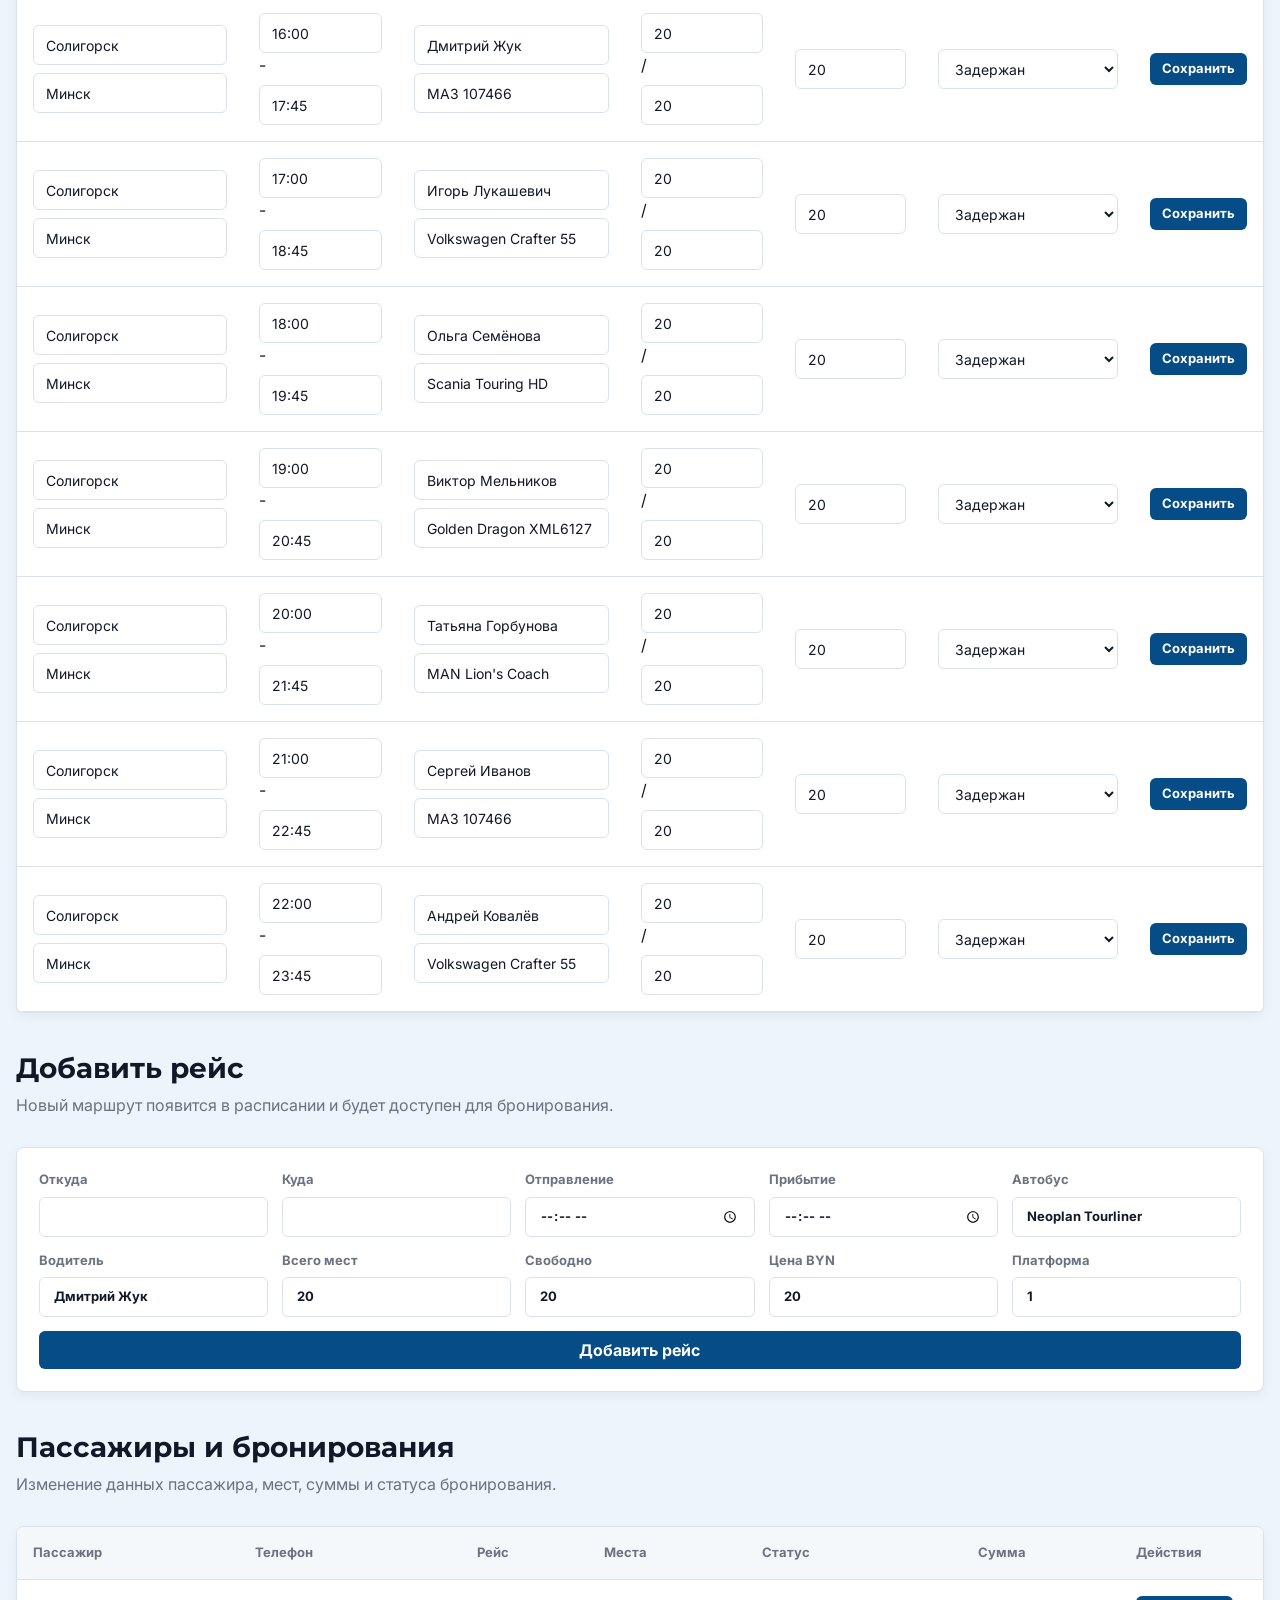
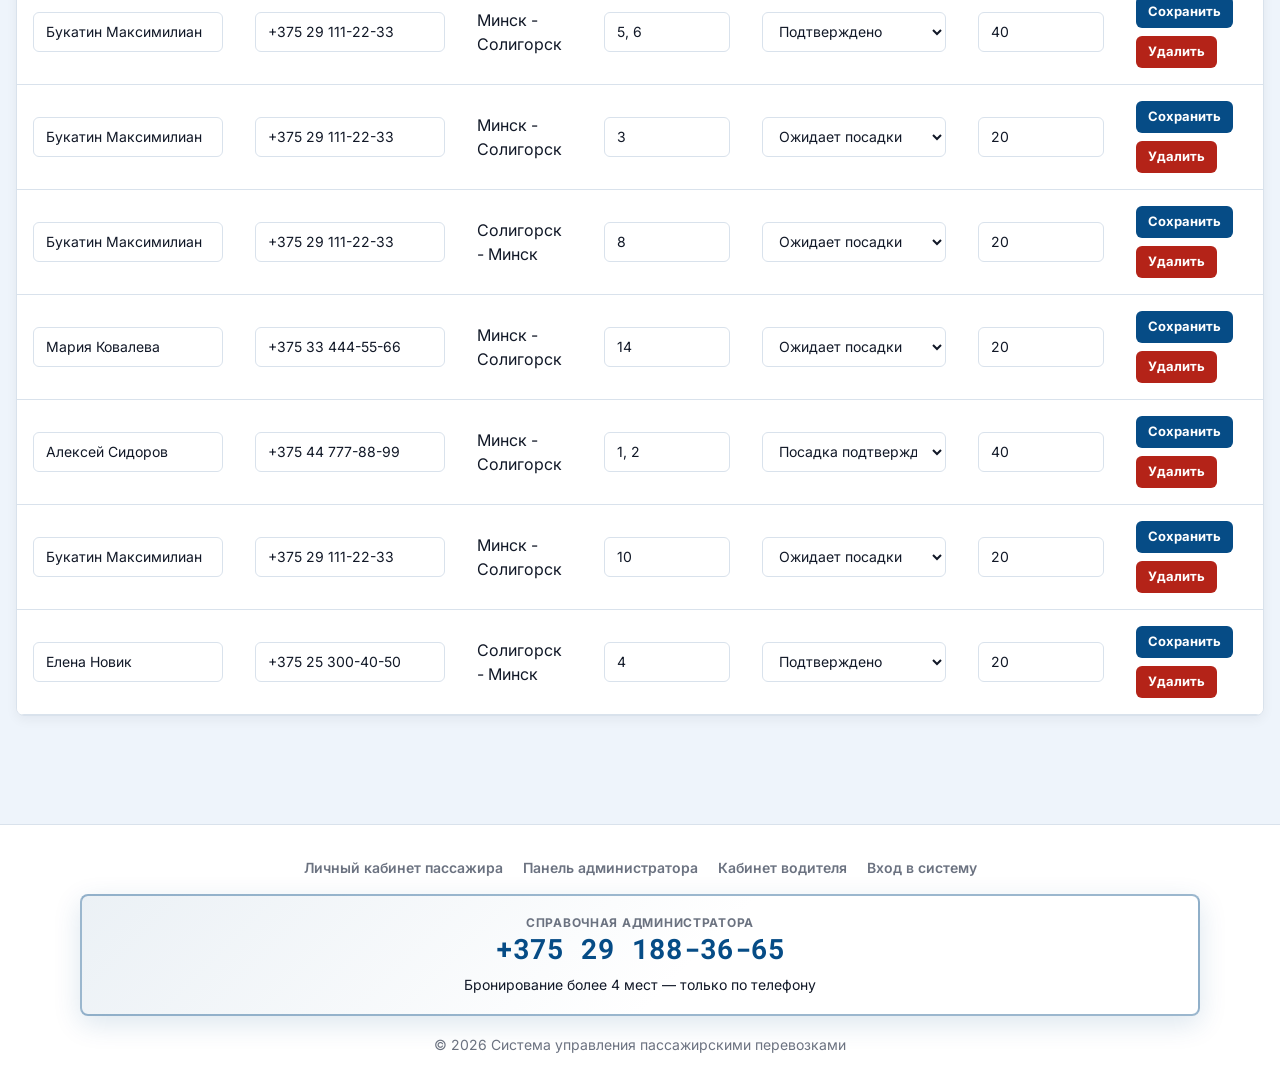
<file: admin.html>
<!DOCTYPE html>
<html lang="ru">
<head>
  <meta charset="UTF-8">
  <meta name="viewport" content="width=device-width, initial-scale=1.0">
  <meta name="description" content="Панель администратора — BB-Logix.">
  <title>BB-Logix — администратор</title>
  <link rel="preconnect" href="https://fonts.googleapis.com">
  <link rel="preconnect" href="https://fonts.gstatic.com" crossorigin>
  <link href="https://fonts.googleapis.com/css2?family=Inter:wght@400;600;700&family=Montserrat:wght@600;700&family=Roboto+Mono:wght@500;600&display=swap" rel="stylesheet">
  <link rel="stylesheet" href="css/styles.css">
  <link rel="alternate icon" href="assets/logo5.ico">
  <link rel="icon" href="assets/logo5.svg">
</head>
<body data-nav-role="admin">
  <header class="site-header">
    <div class="container site-header__inner">
      <input type="checkbox" id="site-nav-toggle" class="site-nav-toggle" aria-hidden="true">
      <a class="brand" href="index.html"><img src="assets/logo5.svg" alt=""><span>BB-Logix<small>Администратор</small></span></a>
      <label for="site-nav-toggle" class="menu-button" aria-label="Меню"><span></span><span></span><span></span></label>
      <nav class="site-nav" aria-label="Навигация администратора">
        <a href="index.html">Главная</a>
        <a href="admin.html" aria-current="page">Админ</a>
      </nav>
    </div>
  </header>
  <main class="page-main">
    <div class="container container--wide">
      <header class="page-head page-head--media">
        <div class="page-head__icon" aria-hidden="true"><img src="assets/icon-admin.svg" alt=""></div>
        <div class="page-head__body">
          <h1>Панель администратора</h1>
          <p>Управление расписанием, мониторинг автопарка и отчёты по перевозкам.</p>
        </div>
      </header>
      <section class="stat-grid" data-admin-stats aria-label="Статистика"></section>
      <div class="toolbar panel" data-admin-toolbar>
        <label class="field field--grow field--with-icon">
          <span class="field__label">Поиск</span>
          <img class="field__icon" src="assets/icon-search.svg" alt="" width="18" height="18">
          <input type="search" name="adminSearch" data-admin-search placeholder="Рейс, водитель, пассажир, телефон, номер брони, статус…" autocomplete="off">
        </label>
      </div>
      <header class="page-head page-head--inner page-head--media">
        <div class="page-head__body">
        <h2>Таблица рейсов</h2>
      <section class="panel" aria-label="Таблица рейсов">
        <table class="data-table">
          <thead>
            <tr>
              <th>Маршрут</th>
              <th>Время</th>
              <th>Водитель</th>
              <th>Места</th>
              <th>Цена</th>
              <th>Статус</th>
              <th>Действия</th>
            </tr>
          </thead>
          <tbody data-admin-routes></tbody>
        </table>
      </section>
      <section class="page-head page-head--inner">
        <h2>Добавить рейс</h2>
        <p>Новый маршрут появится в расписании и будет доступен для бронирования.</p>
      </section>
      <form class="admin-route-form panel" data-route-form>
        <label class="field">Откуда<input name="from" required></label>
        <label class="field">Куда<input name="to" required></label>
        <label class="field">Отправление<input name="departure" type="time" required></label>
        <label class="field">Прибытие<input name="arrival" type="time" required></label>
        <label class="field">Автобус<input name="vehicle" value="Neoplan Tourliner" required></label>
        <label class="field">Водитель<input name="driver" value="Дмитрий Жук" required></label>
        <label class="field">Всего мест<input name="totalSeats" type="number" value="20" min="1" required></label>
        <label class="field">Свободно<input name="freeSeats" type="number" value="20" min="0" required></label>
        <label class="field">Цена BYN<input name="price" type="number" value="20" min="1" required></label>
        <label class="field">Платформа<input name="platform" value="1" required></label>
        <button class="button" type="submit">Добавить рейс</button>
      </form>
      <section class="page-head page-head--inner">
        <h2>Пассажиры и бронирования</h2>
        <p>Изменение данных пассажира, мест, суммы и статуса бронирования.</p>
      </section>
      <section class="panel" aria-label="Редактирование пассажиров">
        <table class="data-table">
          <thead>
            <tr>
              <th>Пассажир</th>
              <th>Телефон</th>
              <th>Рейс</th>
              <th>Места</th>
              <th>Статус</th>
              <th>Сумма</th>
              <th>Действия</th>
            </tr>
          </thead>
          <tbody data-admin-passengers></tbody>
        </table>
      </section>
    </div>
  </main>
  <footer class="site-footer">
    <div class="container">
      <nav class="site-footer__links" aria-label="Служебные разделы">
        <a href="bookings.html">Личный кабинет пассажира</a>
        <a href="admin.html">Панель администратора</a>
        <a href="driver.html">Кабинет водителя</a>
        <a href="login.html">Вход в систему</a>
      </nav>
      <div class="admin-phone-promo">
        <p class="admin-phone-promo__label">Справочная администратора</p>
        <a class="admin-phone-promo__number" href="tel:+375291883665" aria-label="Позвонить администратору: +375 29 188-36-65">+375 29 188-36-65</a>
        <p class="admin-phone-promo__hint">Бронирование более 4 мест — только по телефону</p>
      </div>
      <div>© 2026 Система управления пассажирскими перевозками</div>
    </div>
  </footer>
  <div class="toast" data-message role="status" aria-live="polite"></div>
  <script type="module" src="js/main.js?v=20"></script>
</body>
</html>
</file>
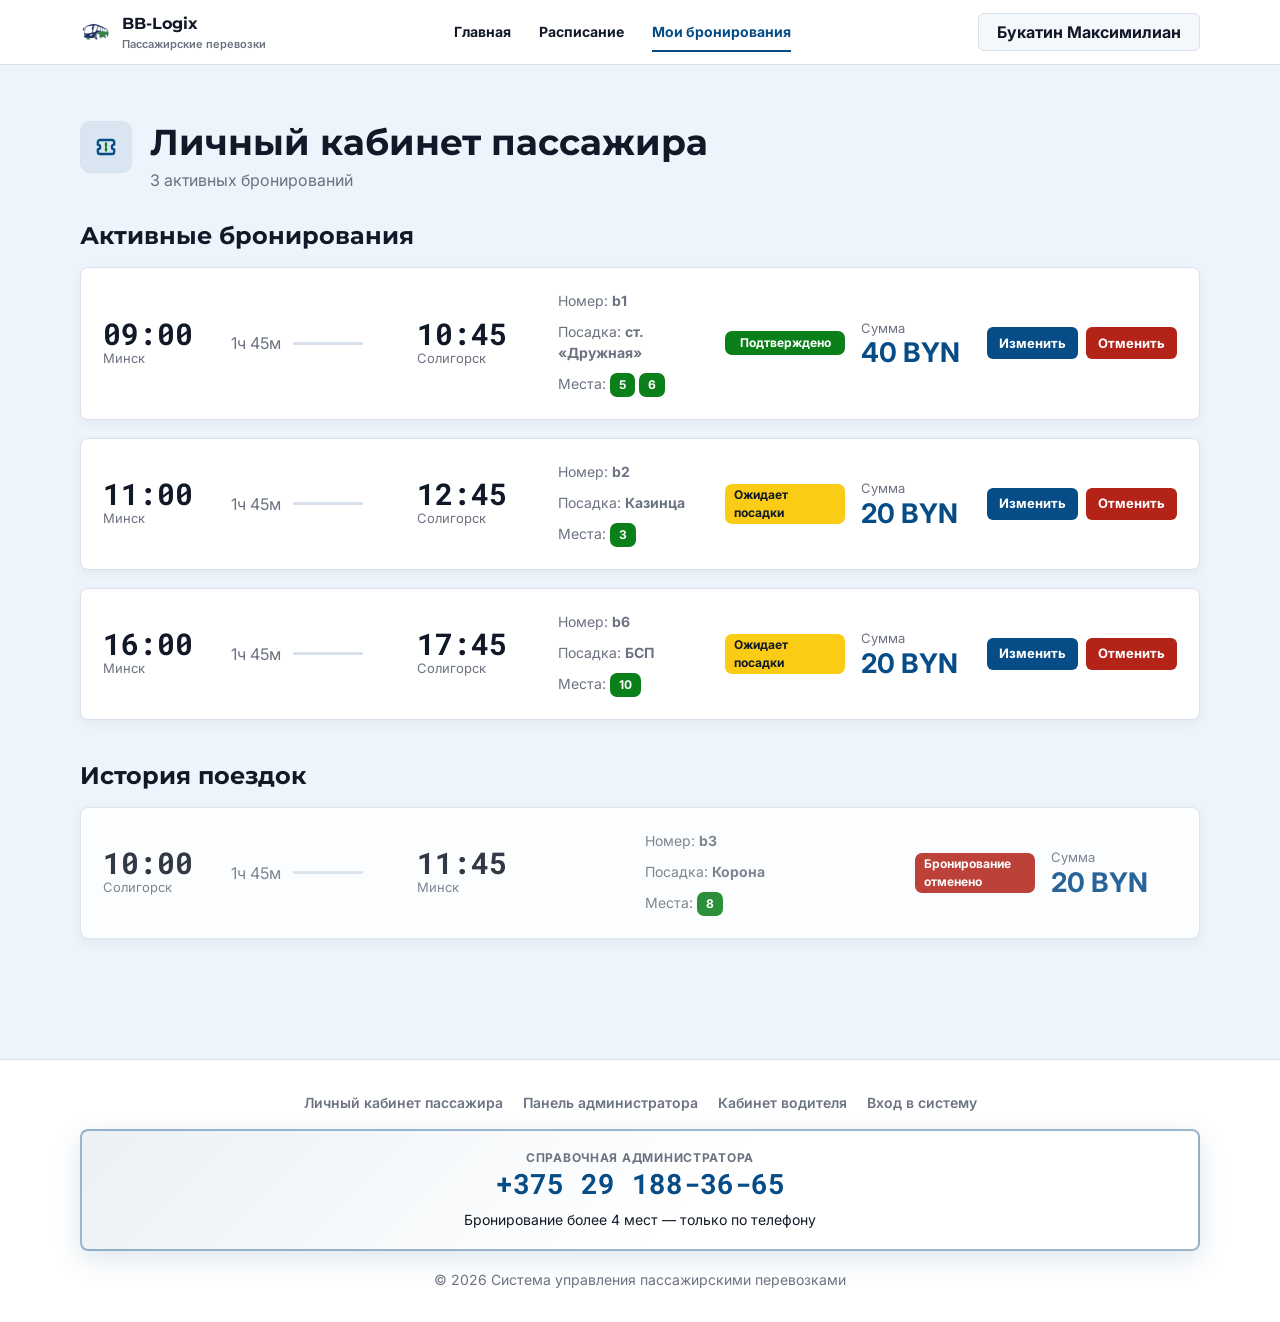
<file: bookings.html>
<!DOCTYPE html>
<html lang="ru">
<head>
  <meta charset="UTF-8">
  <meta name="viewport" content="width=device-width, initial-scale=1.0">
  <meta name="description" content="Личный кабинет пассажира — BB-Logix.">
  <title>BB-Logix — мои бронирования</title>
  <link rel="preconnect" href="https://fonts.googleapis.com">
  <link rel="preconnect" href="https://fonts.gstatic.com" crossorigin>
  <link href="https://fonts.googleapis.com/css2?family=Inter:wght@400;600;700&family=Montserrat:wght@600;700&family=Roboto+Mono:wght@500;600&display=swap" rel="stylesheet">
  <link rel="stylesheet" href="css/styles.css">
  <link rel="alternate icon" href="assets/logo5.ico">
  <link rel="shortcut icon" href="assets/logo5.svg">
</head>
<body data-nav-role="public">
  <header class="site-header">
    <div class="container site-header__inner">
      <input type="checkbox" id="site-nav-toggle" class="site-nav-toggle" aria-hidden="true">
      <a class="brand" href="index.html"><img src="assets/logo5.svg" alt=""><span>BB-Logix<small>Пассажирские перевозки</small></span></a>
      <label for="site-nav-toggle" class="menu-button" aria-label="Меню"><span></span><span></span><span></span></label>
      <nav class="site-nav" aria-label="Основная навигация">
        <a href="index.html">Главная</a>
        <a href="schedule.html">Расписание</a>
        <a href="bookings.html" aria-current="page">Мои бронирования</a>
      </nav>
      <a class="user-link" href="bookings.html" aria-current="page">Букатин Максимилиан</a>
    </div>
  </header>
  <main class="page-main">
    <div class="container">
      <header class="page-head page-head--media">
        <div class="page-head__icon" aria-hidden="true"><img src="assets/icon-ticket.svg" alt=""></div>
        <div class="page-head__body">
          <h1>Личный кабинет пассажира</h1>
          <p data-bookings-count>Активные бронирования</p>
        </div>
      </header>
      <section aria-label="Активные бронирования">
        <h2 class="section__title section__title--left">Активные бронирования</h2>
        <div class="booking-list" data-bookings-list></div>
      </section>
      <section class="section" aria-label="История поездок">
        <h2 class="section__title section__title--left">История поездок</h2>
        <div class="booking-list" data-bookings-history></div>
      </section>
    </div>
  </main>
  <footer class="site-footer">
    <div class="container">
      <nav class="site-footer__links" aria-label="Служебные разделы">
        <a href="bookings.html">Личный кабинет пассажира</a>
        <a href="admin.html">Панель администратора</a>
        <a href="driver.html">Кабинет водителя</a>
        <a href="login.html">Вход в систему</a>
      </nav>
      <div class="admin-phone-promo">
        <p class="admin-phone-promo__label">Справочная администратора</p>
        <a class="admin-phone-promo__number" href="tel:+375291883665" aria-label="Позвонить администратору: +375 29 188-36-65">+375 29 188-36-65</a>
        <p class="admin-phone-promo__hint">Бронирование более 4 мест — только по телефону</p>
      </div>
      <div>© 2026 Система управления пассажирскими перевозками</div>
    </div>
  </footer>
  <div class="toast" data-message role="status" aria-live="polite"></div>
  <script type="module" src="js/main.js?v=20"></script>
</body>
</html>
</file>
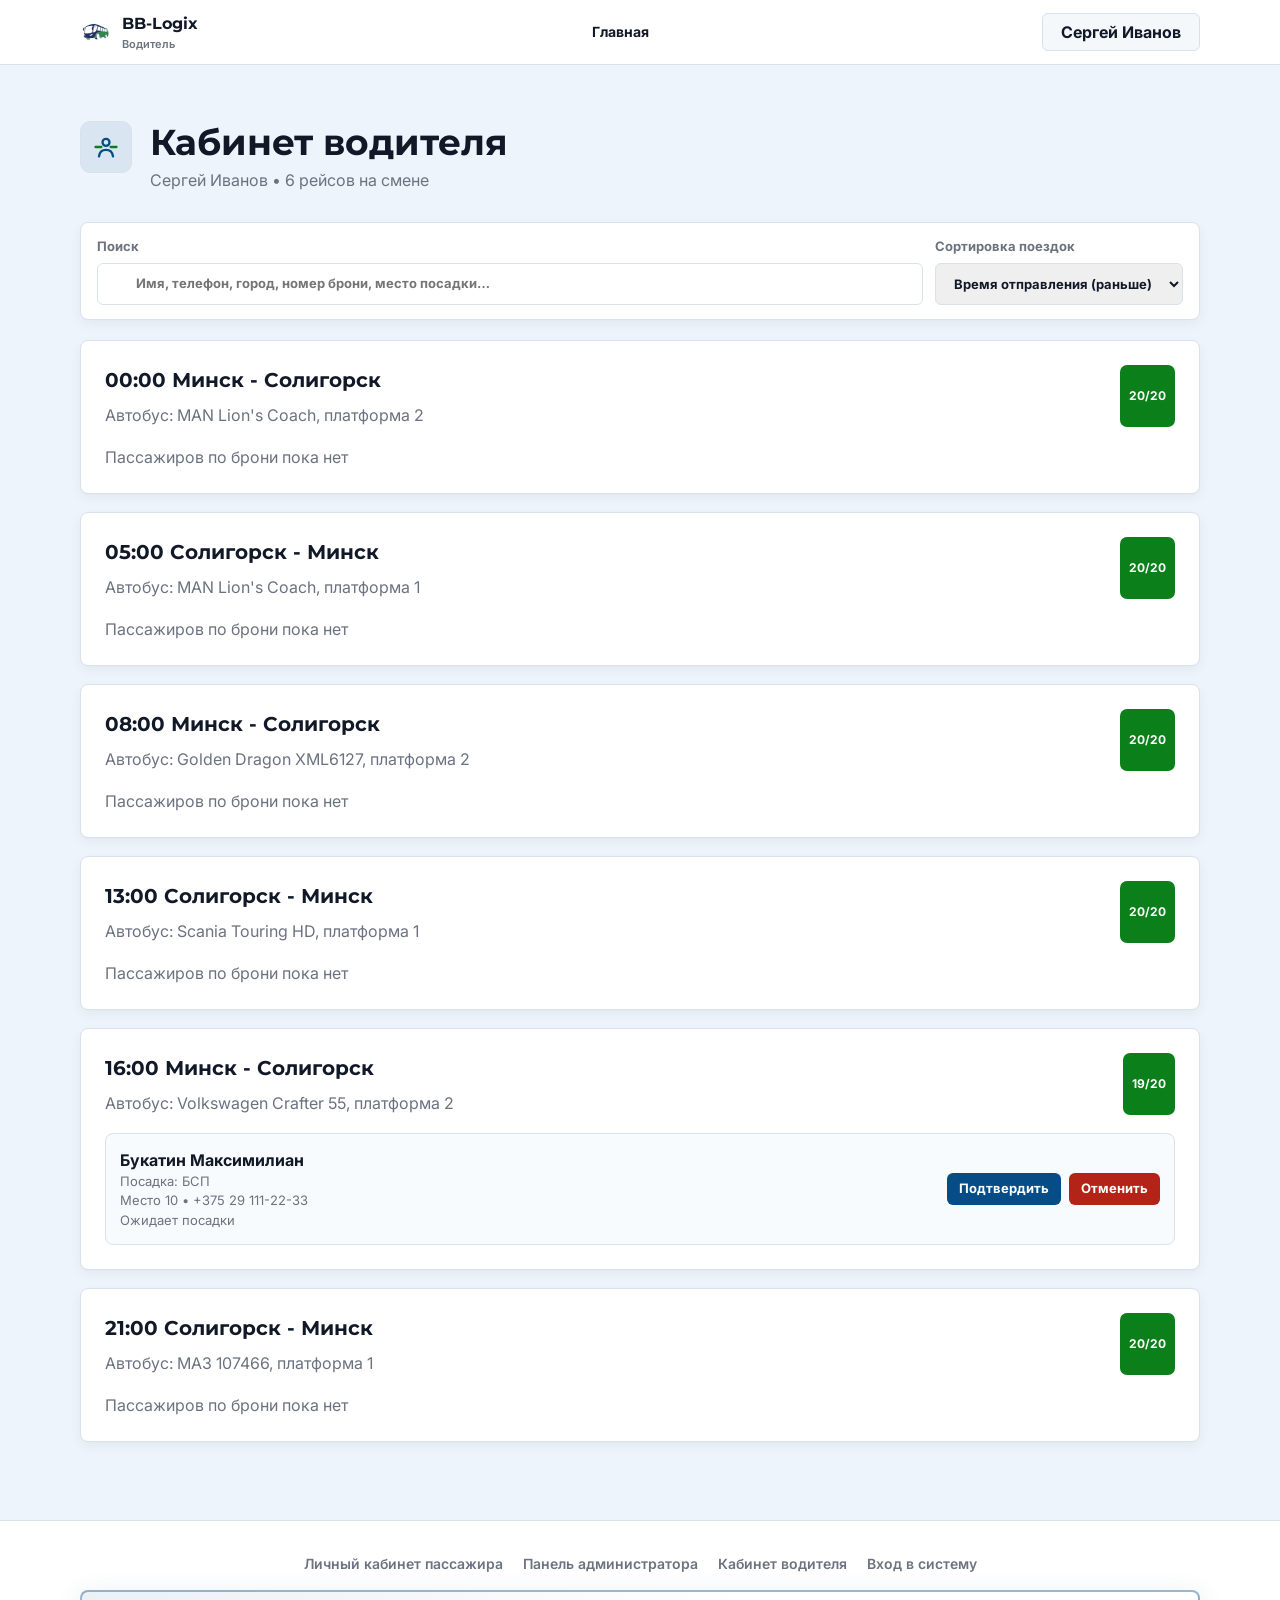
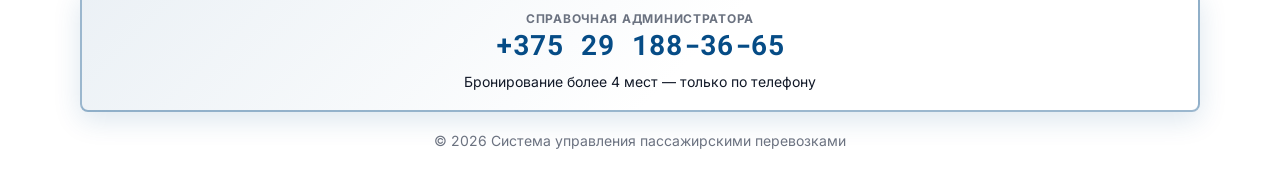
<file: driver.html>
<!DOCTYPE html>
<html lang="ru">
<head>
  <meta charset="UTF-8">
  <meta name="viewport" content="width=device-width, initial-scale=1.0">
  <meta name="description" content="Кабинет водителя — BB-Logix.">
  <title>BB-Logix — водитель</title>
  <link rel="preconnect" href="https://fonts.googleapis.com">
  <link rel="preconnect" href="https://fonts.gstatic.com" crossorigin>
  <link href="https://fonts.googleapis.com/css2?family=Inter:wght@400;600;700&family=Montserrat:wght@600;700&family=Roboto+Mono:wght@500;600&display=swap" rel="stylesheet">
  <link rel="stylesheet" href="css/styles.css">
  <link rel="alternate icon" href="assets/logo5.ico">
  <link rel="shortcut icon" href="assets/logo5.svg">
</head>
<body data-nav-role="driver">
  <header class="site-header">
    <div class="container site-header__inner">
      <input type="checkbox" id="site-nav-toggle" class="site-nav-toggle" aria-hidden="true">
      <a class="brand" href="index.html"><img src="assets/logo5.svg" alt=""><span>BB-Logix<small>Водитель</small></span></a>
      <label for="site-nav-toggle" class="menu-button" aria-label="Меню"><span></span><span></span><span></span></label>
      <nav class="site-nav" aria-label="Навигация водителя">
        <a href="index.html">Главная</a>
      </nav>
      <a class="user-link" href="driver.html" aria-current="page">Сергей Иванов</a>
    </div>
  </header>
  <main class="page-main">
    <div class="container">
      <header class="page-head page-head--media">
        <div class="page-head__icon" aria-hidden="true"><img src="assets/icon-driver.svg" alt=""></div>
        <div class="page-head__body">
          <h1>Кабинет водителя</h1>
          <p data-driver-count>Назначенные рейсы</p>
        </div>
      </header>
      <div class="toolbar panel" data-driver-toolbar>
        <label class="field field--grow field--with-icon">
          <span class="field__label">Поиск</span>
          <img class="field__icon" src="assets/icon-search.svg" alt="" width="18" height="18">
          <input type="search" name="driverSearch" data-driver-search placeholder="Имя, телефон, город, номер брони, место посадки…" autocomplete="off">
        </label>
        <label class="field">
          Сортировка поездок
          <select name="driverSort" data-driver-sort>
            <option value="time-asc">Время отправления (раньше)</option>
            <option value="time-desc">Время отправления (позже)</option>
            <option value="route-asc">Маршрут (А–Я)</option>
            <option value="passengers-desc">Больше пассажиров</option>
          </select>
        </label>
      </div>
      <section class="driver-list" data-driver-list aria-label="Рейсы водителя"></section>
    </div>
  </main>
  <footer class="site-footer">
    <div class="container">
      <nav class="site-footer__links" aria-label="Служебные разделы">
        <a href="bookings.html">Личный кабинет пассажира</a>
        <a href="admin.html">Панель администратора</a>
        <a href="driver.html">Кабинет водителя</a>
        <a href="login.html">Вход в систему</a>
      </nav>
      <div class="admin-phone-promo">
        <p class="admin-phone-promo__label">Справочная администратора</p>
        <a class="admin-phone-promo__number" href="tel:+375291883665" aria-label="Позвонить администратору: +375 29 188-36-65">+375 29 188-36-65</a>
        <p class="admin-phone-promo__hint">Бронирование более 4 мест — только по телефону</p>
      </div>
      <div>© 2026 Система управления пассажирскими перевозками</div>
    </div>
  </footer>
  <div class="toast" data-message role="status" aria-live="polite"></div>
  <script type="module" src="js/main.js?v=20"></script>
</body>
</html>
</file>
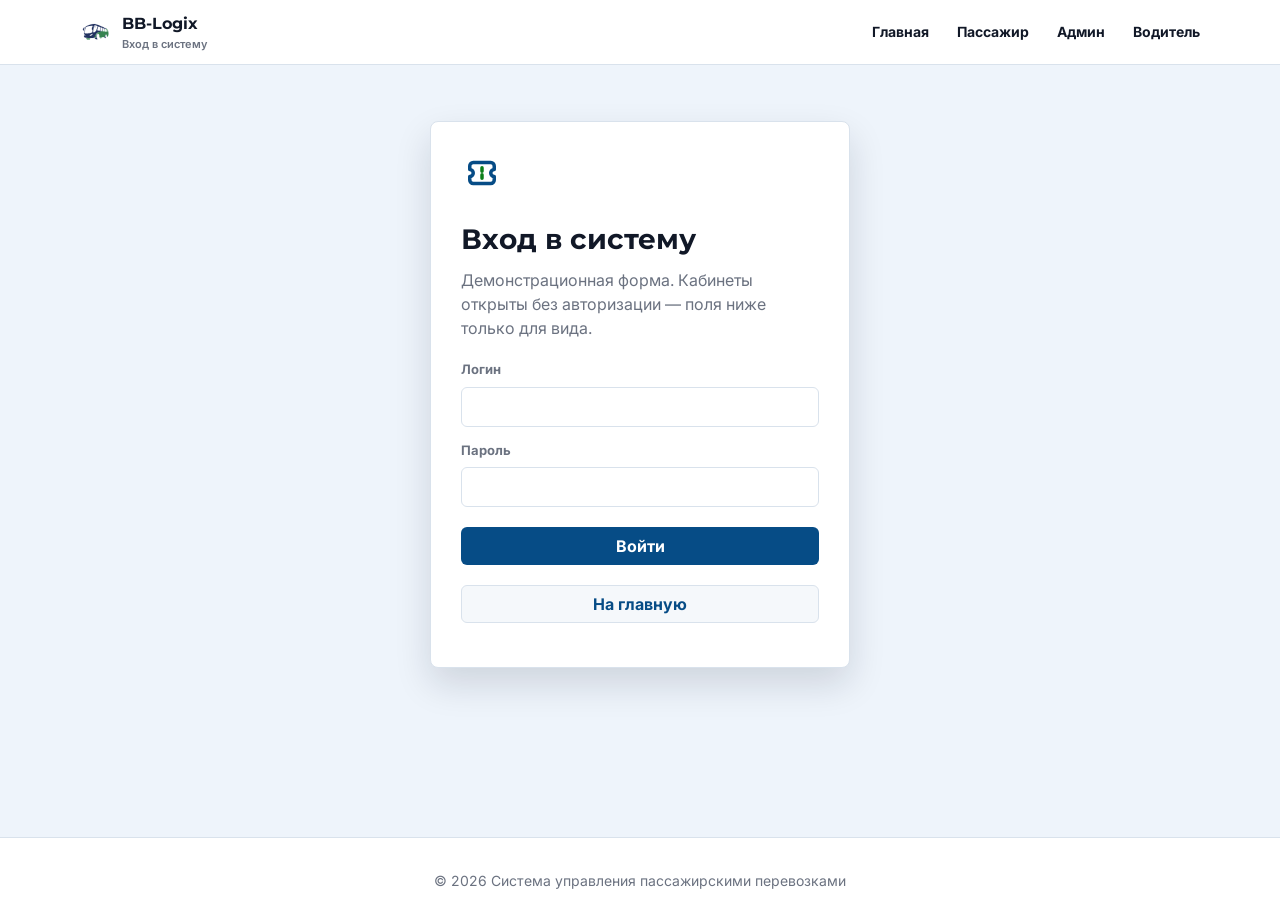
<file: login.html>
<!DOCTYPE html>
<html lang="ru">
<head>
  <meta charset="UTF-8">
  <meta name="viewport" content="width=device-width, initial-scale=1.0">
  <meta name="description" content="Вход в систему — BB-Logix (демо).">
  <title>BB-Logix — вход</title>
  <link rel="preconnect" href="https://fonts.googleapis.com">
  <link rel="preconnect" href="https://fonts.gstatic.com" crossorigin>
  <link href="https://fonts.googleapis.com/css2?family=Inter:wght@400;600;700&family=Montserrat:wght@600;700&family=Roboto+Mono:wght@500;600&display=swap" rel="stylesheet">
  <link rel="stylesheet" href="css/styles.css">
  <link rel="alternate icon" href="assets/logo5.ico">
  <link rel="shortcut icon" href="assets/logo5.svg">
</head>
<body>
  <header class="site-header">
    <div class="container site-header__inner">
      <a class="brand" href="index.html"><img src="assets/logo5.svg" alt=""><span>BB-Logix<small>Вход в систему</small></span></a>
      <nav class="site-nav" aria-label="Навигация">
        <a href="index.html">Главная</a>
        <a href="bookings.html">Пассажир</a>
        <a href="admin.html">Админ</a>
        <a href="driver.html">Водитель</a>
      </nav>
    </div>
  </header>
  <main class="page-main auth-page">
    <div class="container">
      <div class="auth-page__grid">
        <form class="auth-card">
          <img src="assets/icon-ticket.svg" alt="" width="48" height="48">
          <h1>Вход в систему</h1>
          <p class="muted">Демонстрационная форма. Кабинеты открыты без авторизации — поля ниже только для вида.</p>
          <label class="field">
            <span>Логин</span>
            <input type="text" name="login" autocomplete="username">
          </label>
          <label class="field">
            <span>Пароль</span>
            <input type="password" name="password" autocomplete="current-password">
          </label>
          <button class="button" type="reset">Войти</button>
          <a class="button button--ghost" href="index.html">На главную</a>
        </form>
      </div>
    </div>
  </main>
  <footer class="site-footer">
    <div class="container">© 2026 Система управления пассажирскими перевозками</div>
  </footer>
  <div class="toast" data-message role="status" aria-live="polite"></div>
  <script type="module" src="js/main.js?v=20"></script>
</body>
</html>
</file>
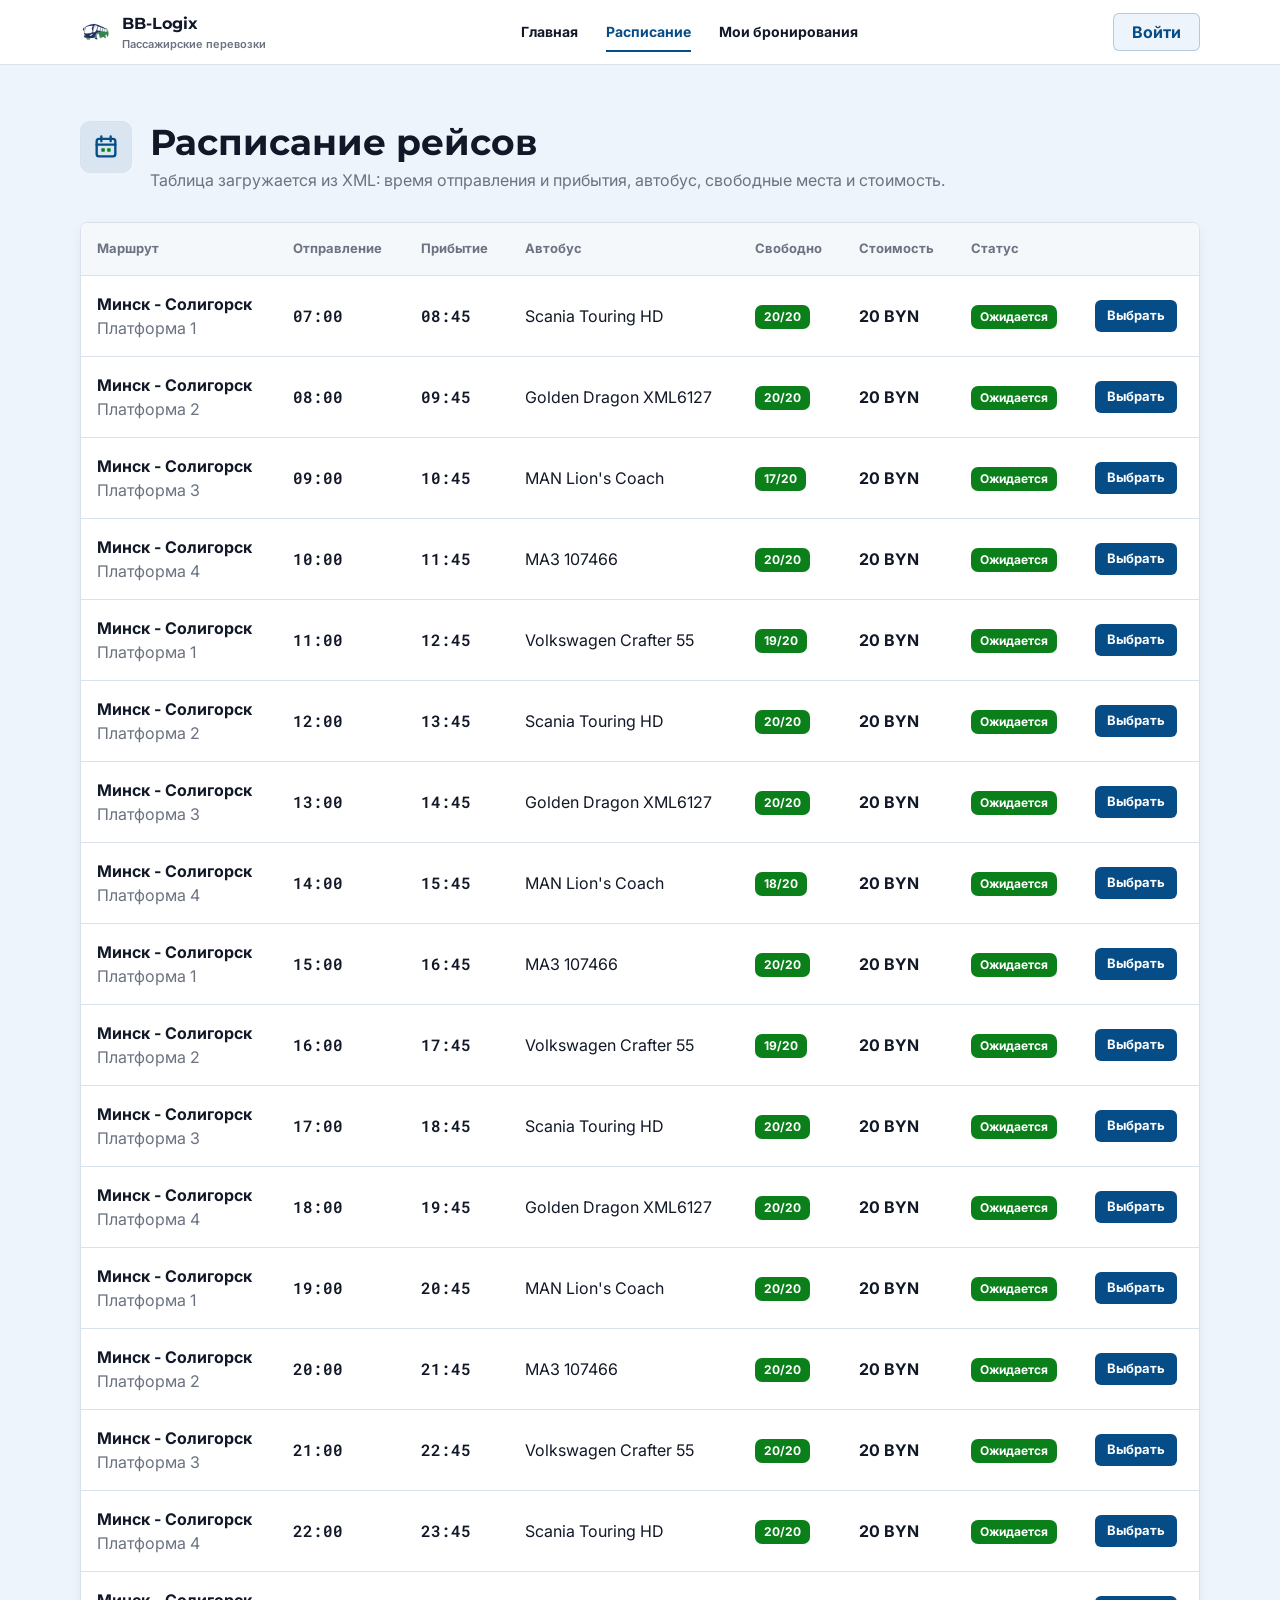
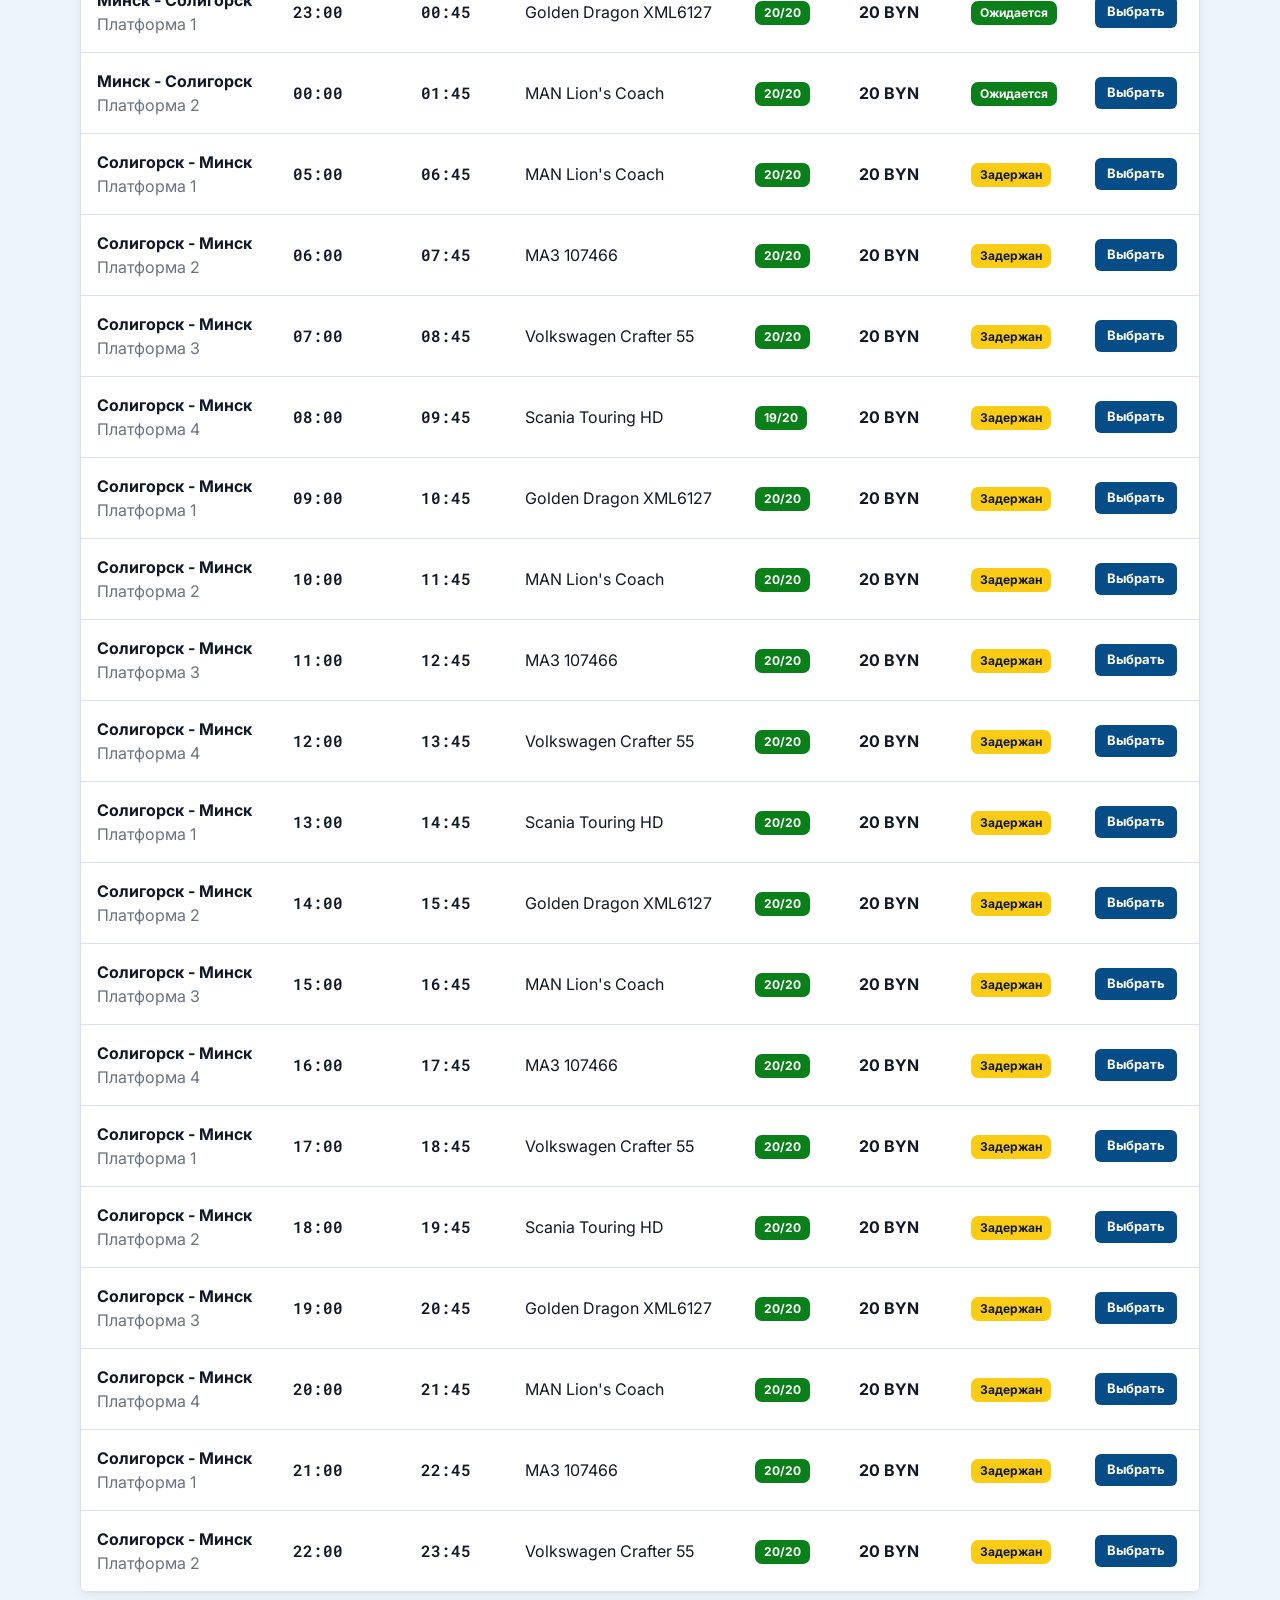
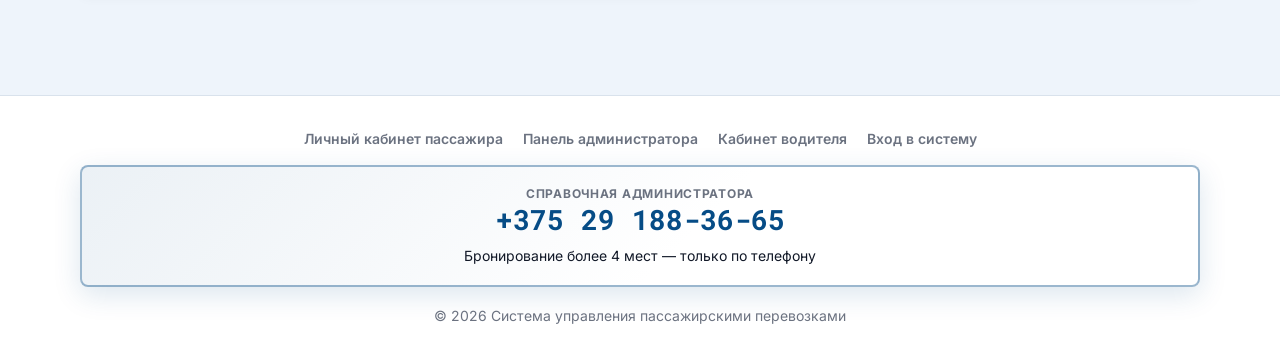
<file: schedule.html>
<!DOCTYPE html>
<html lang="ru">
<head>
  <meta charset="UTF-8">
  <meta name="viewport" content="width=device-width, initial-scale=1.0">
  <meta name="description" content="Расписание рейсов — BB-Logix.">
  <title>BB-Logix — расписание</title>
  <link rel="preconnect" href="https://fonts.googleapis.com">
  <link rel="preconnect" href="https://fonts.gstatic.com" crossorigin>
  <link href="https://fonts.googleapis.com/css2?family=Inter:wght@400;600;700&family=Montserrat:wght@600;700&family=Roboto+Mono:wght@500;600&display=swap" rel="stylesheet">
  <link rel="stylesheet" href="css/styles.css">
  <link rel="alternate icon" href="assets/logo5.ico">
  <link rel="shortcut icon" href="assets/logo5.svg">
</head>
<body data-nav-role="public">
  <header class="site-header">
    <div class="container site-header__inner">
      <input type="checkbox" id="site-nav-toggle" class="site-nav-toggle" aria-hidden="true">
      <a class="brand" href="index.html"><img src="assets/logo5.svg" alt=""><span>BB-Logix<small>Пассажирские перевозки</small></span></a>
      <label for="site-nav-toggle" class="menu-button" aria-label="Меню"><span></span><span></span><span></span></label>
      <nav class="site-nav" aria-label="Основная навигация">
        <a href="index.html">Главная</a>
        <a href="schedule.html" aria-current="page">Расписание</a>
        <a href="bookings.html">Мои бронирования</a>
      </nav>
      <a class="user-link user-link--guest" href="bookings.html" aria-label="Личный кабинет пассажира">Войти</a>
    </div>
  </header>
  <main class="page-main">
    <div class="container">
      <header class="page-head page-head--media">
        <div class="page-head__icon" aria-hidden="true"><img src="assets/icon-calendar.svg" alt=""></div>
        <div class="page-head__body">
          <h1>Расписание рейсов</h1>
          <p>Таблица загружается из XML: время отправления и прибытия, автобус, свободные места и стоимость.</p>
        </div>
      </header>
      <section class="panel schedule-panel" aria-label="Таблица рейсов">
        <table class="data-table schedule-table">
          <thead>
            <tr>
              <th>Маршрут</th>
              <th>Отправление</th>
              <th>Прибытие</th>
              <th>Автобус</th>
              <th>Свободно</th>
              <th>Стоимость</th>
              <th>Статус</th>
              <th></th>
            </tr>
          </thead>
          <tbody data-schedule-table></tbody>
        </table>
      </section>
      <section class="booking-panel" data-booking-panel hidden aria-label="Форма бронирования">
        <div class="booking-panel__head">
          <div>
            <span class="muted">Выбранный рейс</span>
            <h2 data-booking-title>Маршрут</h2>
          </div>
          <button class="button button--ghost" type="button" data-close-booking>Закрыть</button>
        </div>
        <form data-booking-form>
          <input type="hidden" name="routeId">
          <input type="hidden" name="bookingId">
          <div class="booking-layout">
            <div>
              <h3>Схема мест в салоне</h3>
              <div class="seat-legend">
                <span><i class="seat seat--free"></i>Свободно</span>
                <span><i class="seat seat--busy"></i>Занято</span>
                <span><i class="seat seat--selected"></i>Выбрано</span>
              </div>
              <div class="seat-map" data-seat-map></div>
              <p class="booking-limit-notice" role="note">
                Онлайн можно выбрать <strong>до 4 мест</strong> за одно бронирование.
                Бронирование <strong>более 4 мест</strong> оформляется только по звонку администратору:
                <a class="booking-limit-notice__phone" href="tel:+375291883665" aria-label="Позвонить администратору: +375 29 188-36-65">+375 29 188-36-65</a>
              </p>
            </div>
            <div class="passenger-form">
              <button class="button button--ghost" type="button" data-swap-booking-route>Поменять направление</button>
              <label class="field">
                Место посадки
                <select name="boardingStop" data-booking-stop required></select>
              </label>
              <label class="field">
                ФИО пассажира
                <input type="text" name="passenger" placeholder="Например, Букатин Максимилиан" required>
              </label>
              <label class="field">
                Телефон
                <input type="tel" name="phone" placeholder="+375 29 000-00-00" required>
              </label>
              <label class="field">
                Количество пассажиров
                <input type="number" name="passengers" value="1" min="1" max="4" required>
              </label>
              <article class="booking-summary" data-booking-summary aria-label="Сводка бронирования"></article>
              <button class="button" type="submit">Подтвердить бронирование</button>
            </div>
          </div>
        </form>
      </section>
    </div>
  </main>
  <footer class="site-footer">
    <div class="container">
      <nav class="site-footer__links" aria-label="Служебные разделы">
        <a href="bookings.html">Личный кабинет пассажира</a>
        <a href="admin.html">Панель администратора</a>
        <a href="driver.html">Кабинет водителя</a>
        <a href="login.html">Вход в систему</a>
      </nav>
      <div class="admin-phone-promo">
        <p class="admin-phone-promo__label">Справочная администратора</p>
        <a class="admin-phone-promo__number" href="tel:+375291883665" aria-label="Позвонить администратору: +375 29 188-36-65">+375 29 188-36-65</a>
        <p class="admin-phone-promo__hint">Бронирование более 4 мест — только по телефону</p>
      </div>
      <div>© 2026 Система управления пассажирскими перевозками</div>
    </div>
  </footer>
  <div class="toast" data-message role="status" aria-live="polite"></div>
  <script type="module" src="js/main.js?v=20"></script>
</body>
</html>
</file>
<file: css/styles.css>
* {
  box-sizing: border-box;
}

html {
  scroll-behavior: smooth;
}

body {
  margin: 0;
  min-width: 320px;
  color: #111827;
  background: #eef4fb;
  font-family: "Inter", Roboto, Arial, sans-serif;
  line-height: 1.5;
}

h1,
h2,
h3,
.section__title,
.page-head h1,
.brand span {
  font-family: "Montserrat", Arial, sans-serif;
}

a {
  color: inherit;
  text-decoration: none;
}

img,
svg {
  max-width: 100%;
}

.container {
  width: min(1120px, 100% - 32px);
  margin: 0 auto;
}

.container--wide {
  width: min(1320px, 100% - 32px);
}

.site-header {
  position: sticky;
  top: 0;
  z-index: 10;
  background: #fff;
  border-bottom: 1px solid #d9e2ec;
}

.site-header__inner {
  display: flex;
  align-items: center;
  justify-content: space-between;
  min-height: 64px;
  gap: 24px;
}

.brand {
  display: inline-flex;
  align-items: center;
  gap: 10px;
  font-weight: 700;
}
.brand img {
  width: 32px;
  height: 32px;
}
.brand small {
  display: block;
  color: #6b7280;
  font-size: 11px;
  font-weight: 600;
  font-family: "Inter", Roboto, Arial, sans-serif;
}

.site-nav {
  display: flex;
  align-items: center;
  justify-content: center;
  gap: 28px;
  font-size: 14px;
  font-weight: 700;
  transition: 0.2s ease;
}
.site-nav a {
  padding: 8px 0;
  border-bottom: 2px solid transparent;
  transition: color 0.2s ease, border-color 0.2s ease;
}
.site-nav a:hover, .site-nav a[aria-current=page] {
  color: #064c86;
  border-bottom-color: #064c86;
}
.site-nav--open {
  display: grid;
  gap: 10px;
}

.user-link,
.button {
  display: inline-flex;
  align-items: center;
  justify-content: center;
  min-height: 38px;
  padding: 0 18px;
  border: 0;
  border-radius: 6px;
  color: #fff;
  background: #064c86;
  font: inherit;
  font-weight: 700;
  cursor: pointer;
  transition: background 0.2s ease, transform 0.2s ease, box-shadow 0.2s ease;
}
.user-link:hover,
.button:hover {
  background: rgb(4.6885714286, 59.3885714286, 104.7114285714);
  box-shadow: 0 6px 16px rgba(6, 76, 134, 0.25);
}
.user-link:focus-visible,
.button:focus-visible {
  outline: 2px solid #064c86;
  outline-offset: 2px;
  transform: scale(1.02);
}

.button--ghost {
  color: #064c86;
  background: #f5f8fb;
  border: 1px solid #d9e2ec;
}
.button--ghost:hover {
  background: #d9e6f2;
}
.button--small {
  min-height: 32px;
  padding: 0 12px;
  font-size: 13px;
}
.button--danger {
  background: #b42318;
}
.button--danger:hover {
  background: rgb(153, 29.75, 20.4);
}
.button--loading {
  pointer-events: none;
  opacity: 0.75;
}
.button--loading::after {
  content: "";
  width: 14px;
  height: 14px;
  margin-left: 8px;
  border: 2px solid rgba(255, 255, 255, 0.35);
  border-top-color: #fff;
  border-radius: 50%;
  animation: spin 0.7s linear infinite;
}

.user-link {
  color: #111827;
  background: #f5f8fb;
  border: 1px solid #d9e2ec;
}
.user-link:hover {
  background: #d9e6f2;
  box-shadow: none;
}

.site-nav-toggle {
  position: absolute;
  width: 1px;
  height: 1px;
  padding: 0;
  margin: -1px;
  overflow: hidden;
  clip: rect(0, 0, 0, 0);
  white-space: nowrap;
  border: 0;
}

.menu-button {
  display: flex !important;
  width: 38px;
  height: 38px;
  box-sizing: border-box;
  flex-direction: column;
  align-items: center;
  justify-content: center;
  padding: 0;
  border: 1px solid #d9e2ec;
  border-radius: 6px;
  background: #fff;
  cursor: pointer;
  transition: 0.2s ease;
}
.menu-button span {
  display: block;
  width: 18px;
  height: 2px;
  background: #111827;
  transition: 0.2s ease;
  margin: 0;
}
.menu-button span:not(:last-child) {
  margin-bottom: 4px;
}
@media (min-width: 431px) {
  .menu-button {
    display: none !important;
  }
}

.site-nav-toggle:checked ~ .menu-button span:nth-child(1) {
  transform: translateY(6px) rotate(45deg);
}

.site-nav-toggle:checked ~ .menu-button span:nth-child(2) {
  opacity: 0;
}

.site-nav-toggle:checked ~ .menu-button span:nth-child(3) {
  transform: translateY(-6px) rotate(-45deg);
}

.hero {
  color: #fff;
  background: linear-gradient(120deg, #064c86 0%, #064777 55%, #0b7f1a 100%);
}
.hero__inner {
  display: grid;
  grid-template-columns: 1fr auto;
  align-items: center;
  gap: 32px;
  min-height: 300px;
  padding: 64px 0 56px;
}
.hero__bus {
  width: min(220px, 40vw);
  opacity: 0.95;
}
.hero h1 {
  max-width: 720px;
  margin: 0 0 12px;
  font-size: clamp(30px, 5vw, 48px);
  line-height: 1.08;
}
.hero p {
  margin: 0;
  color: #dce9f4;
  font-size: 18px;
}

.search-panel {
  position: relative;
  z-index: 2;
  margin: -50px auto 54px;
  padding: 28px;
  background: #fff;
  border: 1px solid #d9e2ec;
  border-radius: 8px;
  box-shadow: 0 14px 30px rgba(17, 24, 39, 0.12);
}
.search-panel__grid {
  display: grid;
  grid-template-columns: repeat(4, 1fr);
  gap: 18px;
}
.search-panel__grid--route {
  grid-template-columns: 2fr 1fr 1fr;
}
.search-panel .button {
  width: 100%;
  margin-top: 18px;
}

.route-switcher {
  display: grid;
  grid-template-columns: 1fr 44px 1fr;
  gap: 10px;
  align-items: end;
}

.swap-button {
  width: 44px;
  min-width: 44px;
  padding: 0;
  font-size: 22px;
}

.field {
  display: grid;
  gap: 7px;
  color: #6b7280;
  font-size: 13px;
  font-weight: 700;
}
.field__label {
  color: #6b7280;
  font-size: 13px;
  font-weight: 700;
}
.field input,
.field select {
  width: 100%;
  min-height: 40px;
  padding: 0 14px;
  border: 1px solid #d9e2ec;
  border-radius: 6px;
  color: #111827;
  font: inherit;
  transition: border-color 0.2s ease, box-shadow 0.2s ease;
}
.field input:focus,
.field select:focus {
  border-color: #064c86;
  box-shadow: 0 0 0 3px rgba(6, 76, 134, 0.15);
  outline: none;
}

.hero {
  position: relative;
  overflow: hidden;
}
.hero__decor {
  position: absolute;
  right: 0;
  bottom: 0;
  width: min(42%, 320px);
  pointer-events: none;
  opacity: 0.9;
}

.search-panel__title {
  display: flex;
  align-items: center;
  gap: 10px;
  margin: 0 0 18px;
  font-size: 18px;
  color: #111827;
}
.search-panel__title-icon {
  width: 28px;
  height: 28px;
  padding: 4px;
  border-radius: 6px;
  background: #d9e6f2;
}

.page-head--media {
  display: flex;
  align-items: flex-start;
  gap: 18px;
}

.page-head__icon {
  display: grid;
  place-items: center;
  flex-shrink: 0;
  width: 52px;
  height: 52px;
  border-radius: 10px;
  background: #d9e6f2;
  border: 1px solid #d9e2ec;
}
.page-head__icon img {
  width: 28px;
  height: 28px;
}

.info-card__icon {
  width: 40px;
  height: 40px;
  margin-bottom: 12px;
}

.icon-box {
  background: #d9e6f2;
  color: #064c86;
}
.icon-box img {
  width: 21px;
  height: 21px;
}

.swap-button {
  display: inline-flex;
  align-items: center;
  justify-content: center;
}
.swap-button img {
  width: 20px;
  height: 20px;
}

.cta__inner {
  display: flex;
  align-items: center;
  justify-content: space-between;
  gap: 24px;
  flex-wrap: wrap;
}
.cta__inner > div {
  flex: 1 1 280px;
}

.cta__art {
  display: block;
  flex-shrink: 0;
  width: min(140px, 30vw);
  opacity: 0.9;
}

.empty-state {
  display: grid;
  justify-items: center;
  gap: 12px;
  padding: 32px 24px;
  text-align: center;
}
.empty-state img {
  width: 64px;
  height: 64px;
  opacity: 0.85;
}
.empty-state p {
  margin: 0;
  color: #6b7280;
}

.toolbar__icon {
  width: 18px;
  height: 18px;
  margin-right: 6px;
  vertical-align: -3px;
}

.field--with-icon {
  display: grid;
  gap: 6px;
}
.field--with-icon .field__label {
  grid-column: 1/-1;
}
.field--with-icon .field__icon {
  position: absolute;
  left: 12px;
  width: 18px;
  height: 18px;
  pointer-events: none;
  opacity: 0.7;
}
.field--with-icon input {
  position: relative;
  min-height: 42px;
  max-height: 42px;
  padding-left: 38px;
}
.field--with-icon:has(.field__label) {
  position: relative;
}
.field--with-icon:has(.field__label) .field__icon {
  top: calc(100% - 31px);
  bottom: auto;
}

.stat-grid article {
  position: relative;
  overflow: hidden;
}
.stat-grid article::after {
  content: "";
  position: absolute;
  right: 12px;
  top: 12px;
  width: 36px;
  height: 36px;
  opacity: 0.12;
  background: url("../assets/icon-route.svg") center/contain no-repeat;
}

.section {
  padding: 42px 0;
}
.section--soft {
  background: #d9e6f2;
}
.section--news {
  padding-top: 0;
}
.section__title {
  margin: 0 0 28px;
  text-align: center;
  font-size: 32px;
  line-height: 1.2;
}
.section__title--left {
  text-align: left;
  font-size: 24px;
  margin-bottom: 16px;
}
.section__lead {
  margin: -16px 0 24px;
  text-align: center;
}

.features,
.info-grid {
  display: grid;
  grid-template-columns: repeat(3, 1fr);
  gap: 28px;
}

.feature-card,
.route-card,
.booking-card,
.driver-card,
.panel,
.stat-grid article,
.info-card,
.booking-panel {
  background: #fff;
  border: 1px solid #d9e2ec;
  border-radius: 8px;
  box-shadow: 0 4px 12px rgba(17, 24, 39, 0.05);
  transition: box-shadow 0.2s ease, transform 0.2s ease;
}

.feature-card,
.info-card {
  padding: 28px;
}
.feature-card:hover,
.info-card:hover {
  box-shadow: 0 10px 24px rgba(17, 24, 39, 0.1);
  transform: translateY(-2px);
}

.info-card h2 {
  margin: 14px 0 8px;
  font-size: 22px;
}
.info-card p {
  margin: 0;
  color: #6b7280;
}

.icon-box {
  display: inline-flex;
  align-items: center;
  justify-content: center;
  width: 42px;
  height: 42px;
  margin-bottom: 28px;
  border-radius: 7px;
  color: #fff;
  background: #0b7f1a;
}
.icon-box svg {
  width: 21px;
  height: 21px;
}

.feature-card h3 {
  margin: 0 0 16px;
  font-size: 20px;
}
.feature-card p {
  margin: 0;
  color: #6b7280;
}

.cta {
  text-align: center;
}

.page-main {
  min-height: calc(100vh - 128px);
  padding: 56px 0 78px;
}

.page-head {
  margin-bottom: 30px;
}
.page-head__body {
  min-width: 0;
}
.page-head h1 {
  margin: 0 0 4px;
  font-size: 36px;
  line-height: 1.2;
}
.page-head h2 {
  margin: 0 0 4px;
  font-size: 28px;
}
.page-head p {
  margin: 0;
  color: #6b7280;
}
.page-head--inner {
  margin-top: 34px;
}

.route-list,
.booking-list,
.driver-list {
  display: grid;
  gap: 18px;
}

.route-card,
.booking-card {
  display: grid;
  grid-template-columns: 112px 170px 1fr 140px 130px 150px;
  align-items: center;
  gap: 16px;
  padding: 22px;
}
.route-card:hover,
.booking-card:hover {
  box-shadow: 0 10px 22px rgba(17, 24, 39, 0.1);
}
.route-card__time strong,
.booking-card__time strong {
  display: block;
  font-family: "Roboto Mono", monospace;
  font-size: 30px;
  line-height: 1;
}
.route-card__time span, .route-card__meta span, .route-card__price span,
.booking-card__time span,
.booking-card__meta span,
.booking-card__price span {
  display: block;
  color: #6b7280;
  font-size: 13px;
}
.route-card__line,
.booking-card__line {
  display: flex;
  align-items: center;
  gap: 12px;
  color: #6b7280;
  white-space: nowrap;
}
.route-card__line i,
.booking-card__line i {
  width: 70px;
  height: 3px;
  background: #d9e2ec;
}
.route-card__line b,
.booking-card__line b {
  color: #344054;
}
.route-card__driver,
.booking-card__driver {
  grid-column: 1/4;
  margin: -4px 0 0;
  color: #6b7280;
  font-size: 13px;
}
.route-card__price strong,
.booking-card__price strong {
  display: block;
  color: #064c86;
  font-size: 27px;
  line-height: 1.1;
}
.route-card__button,
.booking-card__button {
  width: 100%;
}
.route-card--compact,
.booking-card--compact {
  grid-template-columns: 84px minmax(130px, 1.4fr) 84px auto 92px 84px auto;
  gap: 12px 18px;
  align-items: center;
}
.route-card--compact .route-card__line,
.booking-card--compact .route-card__line {
  flex-direction: column;
  align-items: flex-start;
  gap: 6px;
  min-width: 0;
  white-space: normal;
}
.route-card--compact .route-card__line i,
.booking-card--compact .route-card__line i {
  width: 64px;
  flex-shrink: 0;
}
.route-card--compact .route-card__vehicle,
.booking-card--compact .route-card__vehicle {
  font-size: 14px;
  color: #111827;
  line-height: 1.3;
}
.route-card--compact .route-card__duration,
.booking-card--compact .route-card__duration {
  font-size: 13px;
  color: #6b7280;
}
.route-card--compact .route-card__status,
.booking-card--compact .route-card__status {
  display: flex;
  align-items: center;
  justify-content: flex-start;
}
.route-card--compact .route-card__status .status,
.booking-card--compact .route-card__status .status {
  white-space: nowrap;
}
.route-card--compact .route-card__time strong,
.booking-card--compact .route-card__time strong {
  font-size: 26px;
}

.booking-card {
  grid-template-columns: 112px 170px 1fr 1.2fr 120px 110px auto;
}
.booking-card__info {
  display: grid;
  gap: 10px;
  color: #6b7280;
  font-size: 14px;
}
.booking-card__sum span {
  display: block;
  color: #6b7280;
  font-size: 13px;
}
.booking-card__sum strong {
  display: block;
  color: #064c86;
  font-size: 27px;
  line-height: 1.1;
}
.booking-card__actions {
  justify-content: flex-end;
}
.booking-card--history {
  opacity: 0.85;
}

.badge,
.status {
  display: inline-flex;
  align-items: center;
  justify-content: center;
  min-height: 24px;
  padding: 2px 9px;
  border-radius: 7px;
  color: #fff;
  background: #0b7f1a;
  font-size: 12px;
  font-weight: 700;
}

.badge--muted {
  color: #111827;
  background: #eef2f6;
}

.status--warning {
  color: #111827;
  background: #facc15;
}

.status--danger {
  color: #fff;
  background: #b42318;
}

.status--muted {
  color: #111827;
  background: #eef2f6;
}

.muted {
  margin: 0;
  color: #6b7280;
}

.stat-grid {
  display: grid;
  grid-template-columns: repeat(4, 1fr);
  gap: 18px;
  margin-bottom: 24px;
}
.stat-grid article {
  padding: 22px;
}
.stat-grid span {
  display: block;
  color: #6b7280;
}
.stat-grid strong {
  font-size: 30px;
}

.panel {
  overflow: hidden;
}

.data-table {
  width: 100%;
  border-collapse: collapse;
  background: #fff;
}
.data-table th,
.data-table td {
  padding: 16px;
  border-bottom: 1px solid #d9e2ec;
  text-align: left;
  vertical-align: middle;
}
.data-table th {
  color: #6b7280;
  background: #f5f8fb;
  font-size: 13px;
}
.data-table tbody tr {
  transition: background 0.2s ease;
}
.data-table tbody tr:hover {
  background: #f8fbfd;
}
.data-table .time-cell {
  font-family: "Roboto Mono", monospace;
  font-weight: 600;
}

.schedule-panel {
  margin-bottom: 24px;
}

.booking-panel {
  margin-top: 24px;
  padding: 24px;
}
.booking-panel[hidden] {
  display: none;
}
.booking-panel__head {
  display: flex;
  align-items: flex-start;
  justify-content: space-between;
  gap: 16px;
  margin-bottom: 20px;
}
.booking-panel h2,
.booking-panel h3 {
  margin: 0;
}

.booking-layout {
  display: grid;
  grid-template-columns: 1.4fr 0.8fr;
  gap: 28px;
}

.booking-limit-notice {
  margin: 14px 0 0;
  padding: 14px 16px;
  border-left: 4px solid #064c86;
  border-radius: 0 8px 8px 0;
  background: #eef6ff;
  font-size: 14px;
  line-height: 1.5;
  color: #111827;
}
.booking-limit-notice strong {
  color: #064c86;
}
.booking-limit-notice__phone {
  display: inline-block;
  margin-top: 4px;
  font-family: "Roboto Mono", monospace;
  font-size: 1.05rem;
  font-weight: 700;
  color: #064c86;
  text-decoration: none;
  white-space: nowrap;
}
.booking-limit-notice__phone:hover, .booking-limit-notice__phone:focus-visible {
  text-decoration: underline;
  outline: none;
}
.booking-limit-notice--banner {
  margin: 0 0 28px;
  padding: 1.125rem 1.375rem;
  border: 2px solid rgba(6, 76, 134, 0.4);
  border-radius: 8px;
  background: linear-gradient(135deg, rgb(235.08, 240.68, 245.32) 0%, #fff 55%);
  box-shadow: 0 8px 28px rgba(6, 76, 134, 0.14);
  text-align: center;
}
.booking-limit-notice--banner .booking-limit-notice__lead {
  margin: 0 0 8px;
  margin: 0;
  font-size: 0.75rem;
  font-weight: 700;
  letter-spacing: 0.06em;
  text-transform: uppercase;
  color: #6b7280;
}
.booking-limit-notice--banner .booking-limit-notice__text {
  margin: 0 0 12px;
  font-size: 15px;
  line-height: 1.55;
}
.booking-limit-notice--banner .booking-limit-notice__phone {
  display: inline-block;
  margin-top: 0;
  padding: 10px 20px;
  border-radius: 999px;
  background: #fff;
  border: 2px solid rgba(6, 76, 134, 0.35);
  font-size: clamp(1.15rem, 3.5vw, 1.45rem);
  box-shadow: 0 4px 12px rgba(6, 76, 134, 0.1);
}
.booking-limit-notice--banner .booking-limit-notice__phone:hover, .booking-limit-notice--banner .booking-limit-notice__phone:focus-visible {
  background: #f0f7ff;
  border-color: #064c86;
}

.seat-legend {
  display: flex;
  flex-wrap: wrap;
  gap: 14px;
  margin: 14px 0;
  color: #6b7280;
  font-size: 13px;
}
.seat-legend span {
  display: inline-flex;
  align-items: center;
  gap: 6px;
}

.seat-map {
  display: grid;
  grid-template-columns: repeat(5, 42px);
  gap: 8px;
  margin-bottom: 14px;
}

.seat {
  display: inline-flex;
  align-items: center;
  justify-content: center;
  width: 42px;
  height: 36px;
  border: 1px solid #d9e2ec;
  border-radius: 6px;
  font: inherit;
  font-weight: 700;
  cursor: pointer;
  transition: transform 0.2s ease, background 0.2s ease;
}
.seat:hover:not(:disabled) {
  transform: scale(1.06);
}
.seat--free {
  color: #064c86;
  background: #f5f8fb;
}
.seat--busy {
  color: #6b7280;
  background: #e5e7eb;
  cursor: not-allowed;
}
.seat--selected {
  color: #fff;
  background: #0b7f1a;
  border-color: #0b7f1a;
}

.passenger-form {
  display: grid;
  gap: 14px;
  align-content: start;
}
.passenger-form > .button--ghost {
  width: 100%;
}

.booking-summary {
  display: grid;
  gap: 6px;
  padding: 14px;
  border-radius: 8px;
  background: #f5f8fb;
  color: #6b7280;
}
.booking-summary b {
  color: #111827;
}

.admin-route-form {
  display: grid;
  grid-template-columns: repeat(auto-fit, minmax(220px, 1fr));
  gap: 14px;
  margin-bottom: 28px;
  padding: 22px;
  width: 100%;
  max-width: 100%;
}
.admin-route-form .button {
  grid-column: 1/-1;
  justify-self: stretch;
  align-self: end;
}
@media (max-width: 640px) {
  .admin-route-form {
    gap: 12px;
    margin-bottom: 18px;
    padding: 16px;
    overflow: visible;
  }
  .admin-route-form .button {
    width: 100%;
    align-self: stretch;
  }
  .admin-route-form .field {
    gap: 6px;
  }
  .admin-route-form input,
  .admin-route-form select {
    min-height: 42px;
  }
}

.table-input {
  width: 100%;
  min-width: 180px;
  min-height: 40px;
  padding: 0 12px;
  border: 1px solid #d9e2ec;
  border-radius: 6px;
  color: #111827;
  background: #fff;
  font: inherit;
  font-size: 14px;
}
.table-input--short {
  min-width: 104px;
}
.table-input + .table-input {
  margin-top: 8px;
}
@media (max-width: 640px) {
  .table-input {
    min-width: 120px;
    min-height: 38px;
  }
  .table-input--short {
    min-width: 92px;
  }
}

.actions {
  display: flex;
  flex-wrap: wrap;
  gap: 8px;
}

.driver-card {
  display: grid;
  grid-template-columns: 1fr auto;
  gap: 18px;
  padding: 24px;
}
.driver-card h2 {
  margin: 0 0 8px;
  font-size: 20px;
}
.driver-card p {
  margin: 0;
  color: #6b7280;
}

.passenger-list {
  grid-column: 1/-1;
  display: grid;
  gap: 12px;
}

.passenger-row {
  display: grid;
  grid-template-columns: 1fr auto;
  gap: 16px;
  align-items: center;
  padding: 14px;
  border: 1px solid #d9e2ec;
  border-radius: 8px;
  background: #f8fbfd;
}
.passenger-row span,
.passenger-row em {
  display: block;
  color: #6b7280;
  font-style: normal;
  font-size: 13px;
}

.reports-grid {
  display: grid;
  grid-template-columns: repeat(3, 1fr);
  gap: 18px;
  margin-bottom: 28px;
}
.reports-grid article {
  padding: 22px;
}
.reports-grid h3 {
  margin: 0 0 8px;
  font-size: 16px;
}
.reports-grid p {
  margin: 0;
  color: #6b7280;
  font-size: 14px;
}
.reports-grid strong {
  display: block;
  margin-top: 10px;
  font-size: 24px;
  color: #064c86;
}

.auth-page .container {
  display: flex;
  justify-content: center;
}
.auth-page__grid {
  display: flex;
  justify-content: center;
  width: 100%;
  max-width: 440px;
  margin: 0 auto 24px;
}

.auth-page__hint {
  margin: 0 0 16px;
  font-size: 14px;
}

.auth-card {
  width: min(420px, 100%);
  margin: 0 auto;
  padding: 30px;
  border: 1px solid #d9e2ec;
  border-radius: 8px;
  background: #fff;
  box-shadow: 0 16px 36px rgba(17, 24, 39, 0.14);
}
.auth-card img {
  width: 42px;
  height: 42px;
}
.auth-card h1 {
  margin: 18px 0 8px;
  font-size: 28px;
}
.auth-card p {
  margin: 0 0 20px;
  color: #6b7280;
}
.auth-card .field {
  margin-bottom: 14px;
}
.auth-card .button {
  width: 100%;
  margin: 6px 0 14px;
}

.admin-phone-promo {
  margin: 0 0 18px;
  padding: 1.125rem 1.375rem;
  border: 2px solid rgba(6, 76, 134, 0.4);
  border-radius: 8px;
  background: linear-gradient(135deg, rgb(235.08, 240.68, 245.32) 0%, #fff 55%);
  box-shadow: 0 8px 28px rgba(6, 76, 134, 0.14);
  text-align: center;
}
.admin-phone-promo__label {
  margin: 0 0 8px;
  margin: 0;
  font-size: 0.75rem;
  font-weight: 700;
  letter-spacing: 0.06em;
  text-transform: uppercase;
  color: #6b7280;
}
.admin-phone-promo__number {
  display: inline-block;
  font-family: "Roboto Mono", monospace;
  font-size: clamp(1.35rem, 4vw, 1.75rem);
  font-weight: 700;
  line-height: 1.2;
  color: #064c86;
  text-decoration: none;
  white-space: nowrap;
}
.admin-phone-promo__number:hover, .admin-phone-promo__number:focus-visible {
  text-decoration: underline;
  outline: none;
}
.admin-phone-promo__hint {
  margin: 10px 0 0;
  font-size: 14px;
  line-height: 1.45;
  color: #111827;
}

.user-link--guest {
  color: #064c86;
  background: #eef4fb;
  border-color: rgba(6, 76, 134, 0.25);
  font-weight: 700;
}

.info-card--auth {
  border-color: rgba(6, 76, 134, 0.35);
  background: linear-gradient(180deg, #f8fbff 0%, #fff 100%);
}

.site-footer {
  padding: 32px 0;
  color: #6b7280;
  background: #fff;
  border-top: 1px solid #d9e2ec;
  text-align: center;
  font-size: 14px;
}
.site-footer__links {
  display: flex;
  flex-wrap: wrap;
  justify-content: center;
  gap: 12px 20px;
  margin-bottom: 16px;
  font-size: 14px;
  font-weight: 600;
}
.site-footer__links a:focus-visible {
  outline: 2px solid #064c86;
  outline-offset: 2px;
}
.site-footer__links a:hover {
  color: #064c86;
}

.toast {
  position: fixed;
  right: 24px;
  bottom: 24px;
  z-index: 20;
  max-width: 360px;
  padding: 14px 18px;
  border-radius: 8px;
  color: #fff;
  background: #064c86;
  box-shadow: 0 12px 24px rgba(17, 24, 39, 0.2);
  transform: translateY(120px);
  opacity: 0;
  transition: 0.25s ease;
}
.toast--visible {
  transform: translateY(0);
  opacity: 1;
}

.toolbar {
  display: flex;
  flex-wrap: wrap;
  gap: 12px;
  align-items: flex-end;
  margin-bottom: 20px;
  padding: 14px 16px;
}
.toolbar .field {
  gap: 6px;
  font-size: 13px;
}
.toolbar .field--grow {
  flex: 1 1 200px;
  min-width: 160px;
}
.toolbar input,
.toolbar select {
  min-height: 42px;
  max-height: 42px;
}

.show-more-button {
  display: inline-flex;
  align-items: center;
  gap: 8px;
  margin-top: 20px;
}
.show-more-button__icon {
  flex-shrink: 0;
}

@keyframes spin {
  to {
    transform: rotate(360deg);
  }
}
@media (max-width: 920px) {
  .site-header__inner {
    display: grid;
    grid-template-columns: 1fr auto auto;
    grid-template-areas: "brand menu user";
    align-items: center;
    gap: 10px 12px;
    min-height: 56px;
  }
  .brand {
    grid-area: brand;
    min-width: 0;
  }
  .brand span {
    overflow: hidden;
    text-overflow: ellipsis;
    white-space: nowrap;
    max-width: 52vw;
  }
  .brand small {
    overflow: hidden;
    text-overflow: ellipsis;
    white-space: nowrap;
    max-width: 52vw;
  }
  .menu-button {
    display: block;
    grid-area: menu;
  }
  .user-link {
    grid-area: user;
    max-width: min(42vw, 168px);
    padding: 0 10px;
    font-size: 13px;
    overflow: hidden;
    text-overflow: ellipsis;
    white-space: nowrap;
  }
  .site-nav {
    display: none;
    flex-direction: column;
    grid-column: 1/-1;
    width: 100%;
    gap: 4px;
    padding: 8px 0 12px;
    border-top: 1px solid #d9e2ec;
  }
  .site-nav a {
    min-height: 44px;
    padding: 10px 14px;
    justify-content: flex-start;
    width: 100%;
    border-bottom: 0;
    border-radius: 6px;
  }
  .site-nav a[aria-current=page] {
    background: rgb(240.06, 244.26, 247.74);
  }
  .site-nav-toggle:checked ~ .site-nav {
    display: flex;
  }
  .hero__inner {
    grid-template-columns: 1fr;
    text-align: center;
  }
  .hero__bus {
    display: none;
  }
  .features,
  .stat-grid,
  .info-grid,
  .reports-grid {
    grid-template-columns: 1fr 1fr;
  }
  .search-panel__grid:not(.search-panel__grid--route) {
    grid-template-columns: 1fr 1fr;
  }
  .search-panel__grid--route {
    grid-template-columns: 1fr;
  }
  .route-switcher {
    grid-template-columns: 1fr;
    gap: 12px;
  }
  .route-switcher .swap-button {
    width: 100%;
    max-width: 220px;
    margin: 0 auto;
  }
  .booking-layout,
  .admin-route-form {
    grid-template-columns: 1fr;
  }
  .schedule-table {
    min-width: 860px;
  }
  .schedule-panel {
    overflow-x: auto;
  }
  .driver-card {
    grid-template-columns: 1fr auto;
  }
}
@media (max-width: 640px) {
  .container {
    width: min(100% - 20px, 1120px);
  }
  .page-main {
    padding: 32px 0 56px;
  }
  .user-link {
    min-height: 40px;
    font-size: 12px;
  }
  .hero__inner {
    min-height: 240px;
    padding: 40px 0 48px;
  }
  .hero h1 {
    font-size: clamp(26px, 7vw, 32px);
  }
  .hero p {
    font-size: 15px;
  }
  .search-panel {
    margin-top: -36px;
    padding: 18px 16px;
  }
  .search-panel__grid,
  .search-panel__grid--route,
  .features,
  .stat-grid,
  .info-grid,
  .reports-grid {
    grid-template-columns: 1fr;
  }
  .cta__inner {
    flex-direction: column;
    align-items: center;
    text-align: center;
  }
  .cta__inner > div {
    flex: none;
    width: 100%;
  }
  .cta__inner .button {
    width: 100%;
    max-width: 320px;
  }
  .cta__art {
    margin-top: 8px;
  }
  .route-card--compact {
    display: grid;
    grid-template-columns: 1fr 1fr;
    grid-template-areas: "depart arrive" "route route" "status meta" "price price" "btn btn";
    gap: 8px 12px;
    padding: 14px 16px;
    align-items: start;
  }
  .route-card--compact .route-card__time--dep {
    grid-area: depart;
  }
  .route-card--compact .route-card__time--arr {
    grid-area: arrive;
    text-align: right;
  }
  .route-card--compact .route-card__line {
    grid-area: route;
    flex-direction: row;
    flex-wrap: wrap;
    align-items: center;
    gap: 6px 10px;
    white-space: normal;
  }
  .route-card--compact .route-card__line i {
    width: 32px;
    flex: 0 0 32px;
  }
  .route-card--compact .route-card__status {
    grid-area: status;
  }
  .route-card--compact .route-card__meta {
    grid-area: meta;
    text-align: right;
  }
  .route-card--compact .route-card__price {
    grid-area: price;
    display: flex;
    align-items: baseline;
    gap: 8px;
  }
  .route-card--compact .route-card__price strong {
    font-size: 22px;
  }
  .route-card--compact .route-card__button {
    grid-area: btn;
    width: 100%;
    margin-top: 2px;
  }
  .route-card--compact .route-card__time strong {
    font-size: 22px;
  }
  .route-card:not(.route-card--compact),
  .booking-card {
    display: flex;
    flex-direction: column;
    align-items: stretch;
    gap: 10px;
    padding: 14px 16px;
  }
  .route-card:not(.route-card--compact) .route-card__time strong {
    font-size: 24px;
  }
  .route-card:not(.route-card--compact) .route-card__line {
    flex-direction: row;
    flex-wrap: wrap;
    white-space: normal;
  }
  .route-card:not(.route-card--compact) .route-card__line i {
    flex: 1;
    min-width: 32px;
  }
  .route-card:not(.route-card--compact) .route-card__driver {
    margin: 0;
  }
  .route-card:not(.route-card--compact) .route-card__meta,
  .route-card:not(.route-card--compact) .route-card__price,
  .route-card:not(.route-card--compact) .route-card__status,
  .route-card:not(.route-card--compact) .route-card__button,
  .route-card:not(.route-card--compact) .booking-card__info,
  .route-card:not(.route-card--compact) .booking-card__sum,
  .route-card:not(.route-card--compact) .booking-card__actions {
    width: 100%;
  }
  .route-card__button,
  .booking-panel .button {
    width: 100%;
  }
  .driver-card {
    grid-template-columns: 1fr;
    gap: 12px;
    padding: 14px 16px;
  }
  .driver-card h2 {
    font-size: 17px;
    margin-bottom: 4px;
  }
  .driver-card p {
    font-size: 13px;
  }
  .driver-card .badge {
    justify-self: start;
    margin-top: 0;
  }
  .booking-panel__head {
    flex-direction: column;
    align-items: stretch;
    gap: 12px;
  }
  .seat-map {
    grid-template-columns: repeat(4, 42px);
    justify-content: center;
  }
  .section__title,
  .page-head h1 {
    font-size: clamp(24px, 6vw, 28px);
  }
  .page-head--media {
    flex-direction: column;
    gap: 12px;
  }
  .data-table {
    min-width: 720px;
  }
  .panel {
    overflow-x: auto;
  }
  .passenger-row {
    grid-template-columns: 1fr;
    gap: 10px;
  }
  .passenger-row .button {
    width: 100%;
  }
  .toolbar {
    flex-direction: column;
    align-items: stretch;
    padding: 12px 14px;
    gap: 10px;
  }
  .toolbar .field--grow {
    flex: 0 0 auto;
    min-width: 0;
    width: 100%;
  }
  .toolbar .field input,
  .toolbar .field select {
    width: 100%;
  }
  .field--with-icon input {
    font-size: 16px;
  }
  .site-footer__links {
    display: grid;
    grid-template-columns: 1fr;
    gap: 8px;
    text-align: left;
  }
  .site-footer__links a {
    min-height: 44px;
    padding: 10px 14px;
    display: flex;
    align-items: center;
    border: 1px solid #d9e2ec;
    border-radius: 8px;
    background: #eef4fb;
    font-size: 14px;
    font-weight: 600;
  }
  .admin-phone-promo__number,
  .booking-limit-notice--banner .booking-limit-notice__phone {
    font-size: 1.15rem;
  }
  .toast {
    left: 10px;
    right: 10px;
    bottom: 10px;
    max-width: none;
  }
  .booking-limit-notice--banner {
    margin-bottom: 20px;
    padding: 16px;
  }
}/*# sourceMappingURL=styles.css.map */
</file>
